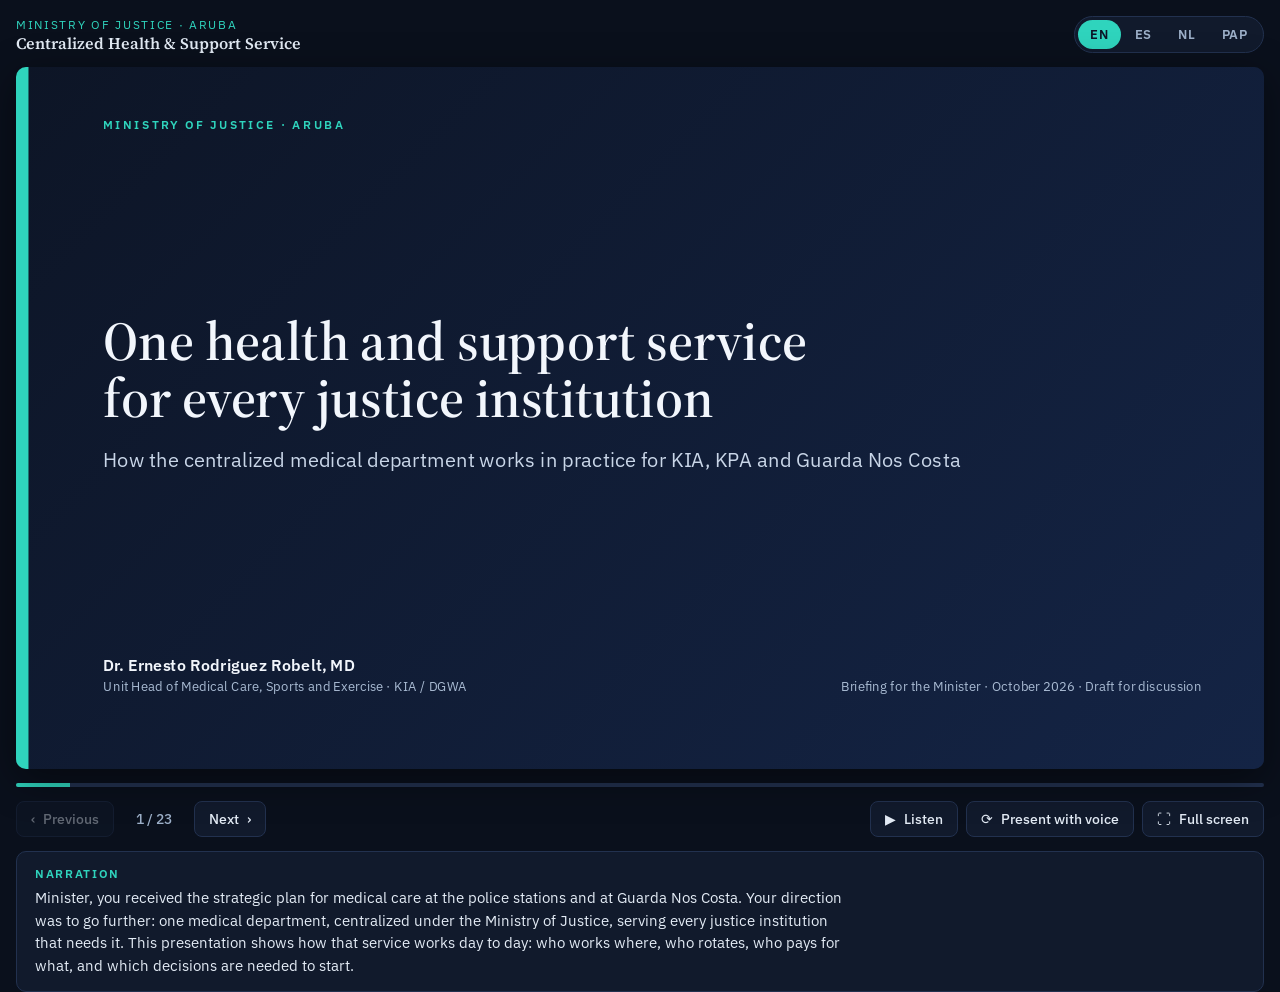
<file: docs/presentacion-servicio-central/index.html>
<!doctype html>
<html lang="es">
<head>
<meta charset="utf-8">
<meta name="viewport" content="width=device-width,initial-scale=1,viewport-fit=cover">
<meta name="robots" content="noindex, nofollow">
<title>Servicio Central de Salud y Apoyo · Ministerio de Justicia</title>
</head>
<body>

<link rel="preconnect" href="https://fonts.googleapis.com">
<link rel="preconnect" href="https://fonts.gstatic.com" crossorigin>
<link rel="stylesheet" href="https://fonts.googleapis.com/css2?family=IBM+Plex+Sans:wght@400;500;600;700&family=Source+Serif+4:wght@400..700&display=swap">
<style>
/* Layout: a dark presentation player (DERR-style navy and teal) around a fixed 1600x900 slide canvas scaled to fit. Single deliberate dark look. */
:root {
  color-scheme: dark;
  --chrome: #0a101c; --chrome-2: #111a2c; --chrome-line: #22314f; --chrome-fg: #e3ebf5; --chrome-muted: #9db0c9;
  --teal: #2fd4bd; --teal-ink: #08707f; --navy: #0d1526; --navy-2: #142445;
  --paper: #f3f6fa; --card: #fbfcfd; --line: #d7e1ee; --ink: #14213d; --body: #3d5275; --muted: #7a8faa; --band: #d6efec; --stripe: #e8eef6;
  --gold: #b8860b; --gold-ink: #8a6508; --blue: #2f6fd6; --violet: #6d4fc9; --grey: #7a8faa;
  --serif: "Source Serif 4", Georgia, "Times New Roman", serif;
  --sans: "IBM Plex Sans", "Segoe UI", Arial, sans-serif;
}
* { box-sizing: border-box }
html, body { height: 100% }
body { background: var(--chrome); color: var(--chrome-fg); font: 15px/1.5 var(--sans); margin: 0;
  padding-left: max(16px, env(safe-area-inset-left, 0px)); padding-right: max(16px, env(safe-area-inset-right, 0px)); padding-block: 16px 32px }
.player { max-width: 1400px; margin: 0 auto; display: grid; gap: 14px }
.player:fullscreen { max-width: none; background: var(--chrome); padding: 12px; align-content: center }
.bar { display: flex; flex-wrap: wrap; gap: 12px; align-items: center; justify-content: space-between }
.brand { display: flex; flex-direction: column; min-width: 0 }
.brand b { font: 600 16px/1.2 var(--serif); color: var(--chrome-fg); text-wrap: balance }
.brand span { font-size: 12px; letter-spacing: .14em; text-transform: uppercase; color: var(--teal) }
.langs { display: inline-flex; border: 1px solid var(--chrome-line); border-radius: 999px; padding: 3px; gap: 2px; background: var(--chrome-2) }
.langs button { font: 600 13px var(--sans); letter-spacing: .06em; color: var(--chrome-muted); background: transparent; border: 0; border-radius: 999px; padding: 6px 12px; cursor: pointer }
.langs button[aria-pressed="true"] { background: var(--teal); color: var(--navy) }
.stage { position: relative; width: 100%; overflow: hidden; border-radius: 10px; background: var(--navy); box-shadow: 0 10px 40px rgba(0,0,0,.45) }
.canvas { position: absolute; left: 0; top: 0; width: 1600px; height: 900px; transform-origin: 0 0 }
.controls { display: flex; flex-wrap: wrap; gap: 8px; align-items: center; justify-content: space-between }
.group { display: flex; flex-wrap: wrap; gap: 8px; align-items: center }
.btn { font: 500 14px var(--sans); color: var(--chrome-fg); background: var(--chrome-2); border: 1px solid var(--chrome-line); border-radius: 8px; padding: 8px 14px; cursor: pointer; display: inline-flex; gap: 8px; align-items: center }
.btn:hover { border-color: var(--teal) }
.btn.on { background: var(--teal); color: var(--navy); border-color: var(--teal) }
.btn:disabled { opacity: .4; cursor: default }
button:focus-visible { outline: 2px solid var(--teal); outline-offset: 2px }
.count { font: 500 14px var(--sans); font-variant-numeric: tabular-nums; color: var(--chrome-muted); min-width: 64px; text-align: center }
.progress { height: 4px; background: var(--chrome-line); border-radius: 2px; overflow: hidden }
.progress i { display: block; height: 100%; background: var(--teal); width: 0; transition: width .3s }
.notes { background: var(--chrome-2); border: 1px solid var(--chrome-line); border-radius: 10px; padding: 14px 18px; display: grid; gap: 6px }
.notes h2 { margin: 0; font: 600 12px var(--sans); letter-spacing: .14em; text-transform: uppercase; color: var(--teal) }
.notes p { margin: 0; max-width: 90ch; color: var(--chrome-fg); font-size: 15px }
.notes .warn { color: #f5c46b; font-size: 13px }
.player:fullscreen .notes { display: none }

/* ---------- slide canvas (fixed px, scaled as a whole) ---------- */
.slide { position: absolute; inset: 0; padding: 64px 80px 92px; display: flex; flex-direction: column; gap: 28px; font-family: var(--sans); animation: in .35s ease }
@keyframes in { from { opacity: .2 } to { opacity: 1 } }
@media (prefers-reduced-motion: reduce) { .slide { animation: none } .progress i { transition: none } }
.slide p, .slide h1, .slide h2, .slide h3, .slide ul { margin: 0 }
.light { background: var(--paper); color: var(--body) }
.dark { background: linear-gradient(135deg, var(--navy) 0%, var(--navy-2) 100%); color: #c9d6e8 }
.accent { background: var(--teal); color: var(--navy) }
.eb { font: 600 16px var(--sans); letter-spacing: .16em; text-transform: uppercase; color: var(--teal-ink) }
.dark .eb { color: var(--teal) }
.accent .eb { color: var(--navy) }
.h1 { font: 600 70px/1.06 var(--serif); color: #f2f6fc; text-wrap: balance; max-width: 1300px }
.h2 { font: 600 44px/1.12 var(--serif); color: var(--ink); text-wrap: balance }
.dark .h2 { color: #f2f6fc }
.head { display: flex; flex-direction: column; gap: 10px }
.sub { font-size: 21px; color: #a9bbd3 }
.foot { position: absolute; left: 80px; right: 80px; bottom: 34px; font-size: 16px; color: var(--muted) }
.dark .foot { color: #8aa0bd }
.rail { position: absolute; left: 0; top: 0; bottom: 0; width: 16px; background: var(--teal) }
.row { display: flex; gap: 18px }
.grow { flex: 1 }
.card { flex: 1; min-width: 0; background: var(--card); border: 1px solid var(--line); border-top: 6px solid var(--c, var(--teal-ink)); border-radius: 14px; padding: 24px 26px; display: flex; flex-direction: column; gap: 10px }
.card.ink { background: var(--navy); border-color: var(--navy); border-top-color: var(--c, var(--teal)); color: #c9d6e8 }
.dark .card { background: var(--navy-2); border-color: #2c3f63; border-top-color: var(--c, var(--teal)); color: #c9d6e8 }
.card h3 { font: 600 24px/1.2 var(--sans); color: var(--ink) }
.card.ink h3, .dark .card h3 { color: #f2f6fc }
.lbl { font: 600 14px var(--sans); letter-spacing: .12em; text-transform: uppercase; color: var(--c, var(--teal-ink)) }
.card.ink .lbl { color: var(--teal) }
.card p { font-size: 18px; line-height: 1.45 }
ul.b { padding-left: 1.1em; display: grid; gap: 6px; font-size: 19px; line-height: 1.4 }
table.t { width: 100%; border-collapse: collapse; font-size: 17px; line-height: 1.35 }
table.t th { background: var(--ink); color: #f2f6fc; text-align: left; padding: 9px 12px; font-weight: 600 }
table.t td { padding: 8px 12px; border-bottom: 1px solid var(--line); vertical-align: top; color: var(--body); font-size: 17px; font-family: var(--sans) }
table.t th { font-size: 17px; font-family: var(--sans) }
table.t tr:nth-child(odd) td { background: var(--stripe) }
table.t tr.tot td { background: var(--band); font-weight: 600; color: var(--ink) }
table.t .c { text-align: center; font-variant-numeric: tabular-nums }
.band { display: block; background: var(--band); border-radius: 14px; padding: 16px 22px; font-size: 19px; line-height: 1.4; color: var(--ink) }
.band::before { content: ""; display: inline-block; width: 10px; height: 10px; border-radius: 50%; background: var(--teal-ink); margin-right: 12px; vertical-align: middle }
/* cover */
.cover { justify-content: space-between; padding-left: 112px }
.cover .lead { font-size: 26px; line-height: 1.4; color: #c9d6e8; max-width: 1150px }
.byline { display: flex; justify-content: space-between; align-items: end; gap: 40px }
.who { font-size: 21px; font-weight: 600; color: #f2f6fc }
.role { font-size: 17px; color: #a9bbd3 }
/* names */
.names { display: grid; grid-template-columns: repeat(4, 1fr); gap: 14px }
.nm { background: var(--card); border: 1px solid var(--line); border-radius: 12px; padding: 16px 18px; display: flex; flex-direction: column; gap: 6px }
.nm b { font: 600 25px/1.15 var(--serif); color: var(--ink) }
.nm em { font-style: normal; align-self: start; font: 600 12px var(--sans); letter-spacing: .1em; padding: 2px 8px; border-radius: 999px; background: var(--stripe); color: var(--body) }
.nm em.nl { background: #ffe6cc; color: #8a3d00 }
.nm span { font-size: 16px; line-height: 1.4 }
/* org chart */
.org { position: absolute; inset: 0 }
.org svg { position: absolute; inset: 0 }
.nd { position: absolute; border-radius: 10px; display: flex; flex-direction: column; justify-content: center; align-items: center; text-align: center; padding: 8px 16px; gap: 2px }
.nd b { font-size: 19px; line-height: 1.2 } .nd span { font-size: 16px; line-height: 1.25 }
.nd.k { background: var(--ink); color: #f2f6fc }
.nd.t { background: var(--teal-ink); color: #f3f6fa }
.nd.n { background: var(--navy-2); color: #f2f6fc } .nd.n span { color: #a9bbd3 }
.nd.w { background: var(--card); border: 2px solid var(--line); color: var(--ink) } .nd.w span { color: var(--body) }
.nd.d { border-style: dashed; border-color: #b9c9dd }
.col { position: absolute; top: 478px; width: 228px; background: var(--card); border: 1px solid var(--line); border-top: 6px solid var(--c); border-radius: 10px; padding: 14px 14px; display: flex; flex-direction: column; gap: 6px }
.col h3 { font: 600 18px/1.2 var(--sans); color: var(--ink) }
.col ul { padding-left: 1em; display: grid; gap: 3px; font-size: 16px; line-height: 1.35 }
/* hires */
.hero { display: flex; align-items: end; gap: 40px }
.big { font: 700 250px/.85 var(--serif); color: var(--navy) }
.stat { flex: 1; border-top: 3px solid var(--navy); padding-top: 14px; display: flex; flex-direction: column; gap: 2px }
.stat b { font: 700 52px/1 var(--serif) } .stat span { font-size: 21px } .stat small { font-size: 16px; color: var(--navy-2) }
/* flow */
.flow { display: flex; gap: 10px; align-items: stretch }
.arrow { flex: none; align-self: center; width: 0; height: 0; border-top: 13px solid transparent; border-bottom: 13px solid transparent; border-left: 18px solid #b9c9dd }
.dark .arrow { border-left-color: #2c3f63 }
.num { font: 700 40px/1 var(--serif); color: var(--teal-ink) }
.card.ink .num { color: var(--teal) }
.members { border-top: 2px solid #2c3f63; padding-top: 22px; display: grid; gap: 10px }
.members p { font-size: 21px; line-height: 1.5; color: #e3ebf5 }
.mob { display: grid; grid-template-columns: repeat(4, 1fr); gap: 16px }
.mob b { font: 700 36px/1.1 var(--serif); color: var(--teal-ink) }
.card.ink.mobc b { color: var(--teal) }
.dec { display: grid; grid-template-columns: 1fr 1fr; gap: 22px 48px }
.dec div { display: flex; gap: 18px; align-items: start }
.dec b { font: 700 40px/1 var(--serif); color: var(--teal) }
.dec p { font-size: 22px; line-height: 1.4; color: #e3ebf5 }
</style>

<div class="player" id="player">
  <div class="bar">
    <div class="brand"><span id="ui-kicker">Ministry of Justice · Aruba</span><b id="ui-title">Centralized Health &amp; Support Service</b></div>
    <div class="langs" role="group" aria-label="Language" id="langs"></div>
  </div>
  <div class="stage" id="stage" aria-live="polite"><div class="canvas" id="canvas"></div></div>
  <div class="progress" aria-hidden="true"><i id="bar"></i></div>
  <div class="controls">
    <div class="group">
      <button class="btn" id="prev" type="button">‹ <span></span></button>
      <span class="count" id="count">1 / 23</span>
      <button class="btn" id="next" type="button"><span></span> ›</button>
    </div>
    <div class="group">
      <button class="btn" id="play" type="button">▶ <span></span></button>
      <button class="btn" id="auto" type="button">⟳ <span></span></button>
      <button class="btn" id="full" type="button">⛶ <span></span></button>
    </div>
  </div>
  <section class="notes" aria-labelledby="notes-h">
    <h2 id="notes-h">Narration</h2>
    <p id="notes"></p>
    <p class="warn" id="warn" hidden></p>
  </section>
</div>

<script>
const UI = {
  en: { kicker: "Ministry of Justice · Aruba", title: "Centralized Health & Support Service", prev: "Previous", next: "Next", play: "Listen", stop: "Stop", auto: "Present with voice", full: "Full screen", notes: "Narration", of: "/",
    novoice: "This browser has no English voice installed. The narration text is shown here.", pap: "", foot: "Centralized Health & Support Service · Ministry of Justice, Aruba · Draft for discussion" },
  es: { kicker: "Ministerio de Justicia · Aruba", title: "Servicio Central de Salud y Apoyo", prev: "Anterior", next: "Siguiente", play: "Escuchar", stop: "Detener", auto: "Presentar con voz", full: "Pantalla completa", notes: "Narración", of: "/",
    novoice: "Este navegador no tiene voz en español. El texto de la narración aparece aquí.", pap: "", foot: "Servicio Central de Salud y Apoyo · Ministerio de Justicia, Aruba · Borrador para discusión" },
  nl: { kicker: "Ministerie van Justitie · Aruba", title: "Centrale Dienst Zorg en Ondersteuning", prev: "Vorige", next: "Volgende", play: "Beluisteren", stop: "Stoppen", auto: "Presenteren met stem", full: "Volledig scherm", notes: "Toelichting", of: "/",
    novoice: "Deze browser heeft geen Nederlandse stem. De tekst van de toelichting staat hier.", pap: "", foot: "Centrale Dienst Zorg en Ondersteuning · Ministerie van Justitie, Aruba · Concept ter bespreking" },
  pap: { kicker: "Ministerio di Hustisia · Aruba", title: "Servicio Central di Salud y Apoyo", prev: "Anterior", next: "Siguiente", play: "Scucha", stop: "Stop", auto: "Presenta cu stem", full: "Pantaya completo", notes: "Narashon", of: "/",
    novoice: "E navegador aki no tin stem pa e idioma aki. E texto di e narashon ta aki.", pap: "E navegador no tin stem di Papiamento; e narashon ta usa un stem di Spaño.", foot: "Servicio Central di Salud y Apoyo · Ministerio di Hustisia, Aruba · Borador pa discusion" }
};

const S = [
/* 1 */ { k: "cover", t: {
  en: { eb: "Ministry of Justice · Aruba", title: "One health and support service for every justice institution", sub: "How the centralized medical department works in practice for KIA, KPA and Guarda Nos Costa", role: "Unit Head of Medical Care, Sports and Exercise · KIA / DGWA", meta: "Briefing for the Minister · October 2026 · Draft for discussion" },
  es: { eb: "Ministerio de Justicia · Aruba", title: "Un solo servicio de salud y apoyo para todas las instituciones de Justicia", sub: "Cómo funciona en la práctica el departamento médico centralizado para KIA, KPA y Guarda Nos Costa", role: "Jefe de Unidad de Atención Médica, Deporte y Ejercicio · KIA / DGWA", meta: "Presentación al Ministro · octubre de 2026 · Borrador para discusión" },
  nl: { eb: "Ministerie van Justitie · Aruba", title: "Eén zorg- en ondersteuningsdienst voor alle justitiële instellingen", sub: "Hoe de centrale medische dienst in de praktijk werkt voor KIA, KPA en Guarda Nos Costa", role: "Hoofd Medische Zorg, Sport en Beweging · KIA / DGWA", meta: "Presentatie voor de Minister · oktober 2026 · Concept ter bespreking" },
  pap: { eb: "Ministerio di Hustisia · Aruba", title: "Un solo servicio di salud y apoyo pa tur institucion di Hustisia", sub: "Con e departamento medico centralisa ta funciona den practica pa KIA, KPA y Guarda Nos Costa", role: "Hefe di Unidad di Cuido Medico, Deporte y Ehercicio · KIA / DGWA", meta: "Presentacion pa e Minister · october 2026 · Borador pa discusion" } },
 n: {
  en: "Minister, you received the strategic plan for medical care at the police stations and at Guarda Nos Costa. Your direction was to go further: one medical department, centralized under the Ministry of Justice, serving every justice institution that needs it. This presentation shows how that service works day to day: who works where, who rotates, who pays for what, and which decisions are needed to start.",
  es: "Señor Ministro, usted recibió el plan estratégico de atención médica para las estaciones de policía y Guarda Nos Costa. Su indicación fue ir más allá: un solo departamento médico, centralizado bajo el Ministerio de Justicia, al servicio de todas las instituciones de Justicia que lo necesiten. Esta presentación muestra cómo funciona ese servicio en el día a día: quién trabaja dónde, quién rota, quién paga qué y qué decisiones hacen falta para empezar.",
  nl: "Minister, u ontving het strategisch plan voor medische zorg op de politiebureaus en bij Guarda Nos Costa. Uw opdracht was om verder te gaan: één medische dienst, gecentraliseerd onder het Ministerie van Justitie, voor elke justitiële instelling die dat nodig heeft. Deze presentatie laat zien hoe die dienst dagelijks werkt: wie waar werkt, wie rouleert, wie wat betaalt en welke besluiten nodig zijn om te starten.",
  pap: "Señor Minister, bo a ricibi e plan strategico pa cuido medico na e estacionnan di polis y na Guarda Nos Costa. Bo indicacion tabata pa bay mas leu: un solo departamento medico, centralisa bou di Ministerio di Hustisia, na servicio di tur institucion di Hustisia cu mester di dje. E presentacion aki ta mustra con e servicio ta traha tur dia: ken ta traha unda, ken ta rota, ken ta paga pa kiko, y ki decision mester tuma pa cuminsa." } },

/* 2 */ { k: "compare", t: {
  en: { eb: "The Minister’s direction", title: "From a police health plan to a Ministry-wide service", l: "Strategic plan, June 2026", li: ["Medical care for the 4 KPA stations and Guarda Nos Costa", "An extension of the DGWA medical department at KIA", "2 extra physicians and 2 extra nurses", "On site 08:00–16:00, on call 24/7"], r: "Direction from the Minister", ri: ["One medical department, centralized under the Ministry of Justice", "Serves every justice institution that needs it", "Family Justice becomes the umbrella, under a new name", "Adds Slachtofferhulp, other professionals and a community case commission"] },
  es: { eb: "La indicación del Ministro", title: "De un plan de salud para la policía a un servicio para todo el Ministerio", l: "Plan estratégico, junio de 2026", li: ["Atención médica para las 4 estaciones de KPA y Guarda Nos Costa", "Una extensión del departamento médico de DGWA en KIA", "2 médicos y 2 enfermeros adicionales", "En el sitio de 08:00 a 16:00, de guardia 24/7"], r: "Indicación del Ministro", ri: ["Un solo departamento médico, centralizado bajo el Ministerio de Justicia", "Atiende a todas las instituciones de Justicia que lo necesiten", "Justicia Familiar pasa a ser el techo, con un nombre nuevo", "Suma Slachtofferhulp, otros profesionales y una comisión de casos de la comunidad"] },
  nl: { eb: "De opdracht van de Minister", title: "Van een zorgplan voor de politie naar een dienst voor het hele ministerie", l: "Strategisch plan, juni 2026", li: ["Medische zorg voor de 4 politiebureaus en Guarda Nos Costa", "Een uitbreiding van de medische dienst van DGWA in KIA", "2 extra artsen en 2 extra verpleegkundigen", "Ter plaatse 08:00–16:00, 24/7 bereikbaarheidsdienst"], r: "Opdracht van de Minister", ri: ["Eén medische dienst, gecentraliseerd onder het Ministerie van Justitie", "Voor elke justitiële instelling die dat nodig heeft", "Familiejustitie wordt de overkoepelende afdeling, met een nieuwe naam", "Met Slachtofferhulp, andere professionals en een commissie voor complexe casussen uit de gemeenschap"] },
  pap: { eb: "E indicacion di Minister", title: "Di un plan di salud pa polis na un servicio pa henter e Ministerio", l: "Plan strategico, juni 2026", li: ["Cuido medico pa e 4 estacion di KPA y Guarda Nos Costa", "Un extension di e departamento medico di DGWA na KIA", "2 dokter y 2 enfermera adicional", "Riba sitio di 08:00 pa 16:00, di guardia 24/7"], r: "Indicacion di Minister", ri: ["Un solo departamento medico, centralisa bou di Ministerio di Hustisia", "Ta atende tur institucion di Hustisia cu mester di dje", "Hustisia Familiar ta bira e dak, cu un nomber nobo", "Ta suma Slachtofferhulp, otro profesional y un comision pa casonan di comunidad"] } },
 n: {
  en: "On the left, what the June plan proposed: care for the four police stations and Guarda Nos Costa, delivered from the prison’s medical department. On the right, what you asked for: one department under the Ministry, serving every justice institution, with Family Justice as the umbrella under a new name. The June plan stays the clinical backbone. What changes is where the department sits, who it serves and who pays the salaries.",
  es: "A la izquierda, lo que proponía el plan de junio: atención para las cuatro estaciones de policía y Guarda Nos Costa, desde el departamento médico de la prisión. A la derecha, lo que usted pidió: un solo departamento bajo el Ministerio, al servicio de todas las instituciones de Justicia, con Justicia Familiar como techo y un nombre nuevo. El plan de junio sigue siendo la base clínica. Cambia dónde está el departamento, a quién atiende y quién paga los salarios.",
  nl: "Links ziet u wat het plan van juni voorstelde: zorg voor de vier politiebureaus en Guarda Nos Costa, geleverd vanuit de medische dienst van de gevangenis. Rechts ziet u wat u vroeg: één dienst onder het ministerie, voor alle justitiële instellingen, met Familiejustitie als overkoepelende afdeling onder een nieuwe naam. Het plan van juni blijft de medische basis. Wat verandert, is waar de dienst valt, wie hij bedient en wie de salarissen betaalt.",
  pap: "Na banda robes, loke e plan di juni a proponé: cuido pa e cuater estacion di polis y Guarda Nos Costa, for di e departamento medico di prizon. Na banda drechi, loke bo a pidi: un solo departamento bou di Ministerio, na servicio di tur institucion di Hustisia, cu Hustisia Familiar como dak y un nomber nobo. E plan di juni ta keda e base clinico. Loke ta cambia ta unda e departamento ta, na ken e ta atende y ken ta paga e salarionan." } },

/* 3 */ { k: "names", t: {
  en: { eb: "For the Minister to choose", title: "Twelve names, easy to say, about helping the community", foot: "Until a name is chosen, this presentation calls it “the Central Service”.", d: ["“Right to care”: recht means both justice and right.", "“Heart for justice”: care with a human face.", "“Justice close by”: help that comes to the community.", "“Justice support point”: one place to turn to.", "“House of care and justice”: one roof for all services.", "“The bridge”, also in Papiamento: justice, care and community.", "Formal government style (DZWJ).", "Papiamento: “Justice cares”.", "Papiamento: “hand in hand”, justice and community together.", "Centro de Orientación, Rehabilitación y Atención; echoes “corazón”.", "Justice Unified Support, Treatment & Assistance; “fair” in Spanish.", "Clear for international partners (JCA)."] },
  es: { eb: "Para que elija el Ministro", title: "Doce nombres fáciles de decir, centrados en ayudar a la comunidad", foot: "Mientras no se elija un nombre, esta presentación lo llama “el Servicio Central”.", d: ["“Derecho a cuidado”: recht es justicia y también derecho.", "“Corazón por la justicia”: cuidado con rostro humano.", "“Justicia cercana”: ayuda que llega a la comunidad.", "“Punto de apoyo de Justicia”: un solo lugar al que acudir.", "“Casa del cuidado y la justicia”: un techo para todo.", "“El puente”, igual en papiamento: justicia, cuidado y comunidad.", "Estilo formal de servicio del Gobierno (DZWJ).", "Papiamento: “la justicia cuida”.", "Papiamento: “mano a mano”, justicia y comunidad juntas.", "Centro de Orientación, Rehabilitación y Atención; evoca “corazón”.", "Sigla en inglés; en español, “justa”.", "Claro para socios internacionales (JCA)."] },
  nl: { eb: "Ter keuze van de Minister", title: "Twaalf namen, makkelijk uit te spreken, gericht op hulp aan de gemeenschap", foot: "Zolang er geen naam is, heet het in deze presentatie “de Centrale Dienst”.", d: ["Recht betekent hier justitie én aanspraak: iedereen heeft recht op zorg.", "Zorg met een menselijk gezicht, vanuit justitie.", "Hulp van justitie die naar de gemeenschap toe komt.", "Eén adres waar iedereen terecht kan.", "Eén huis voor alle diensten onder het dak.", "Tussen justitie, zorg en gemeenschap; ook Papiaments.", "Formele overheidsstijl (DZWJ).", "Papiaments: “Justitie zorgt”.", "Papiaments: “hand in hand”, justitie en gemeenschap samen.", "Centro de Orientación, Rehabilitación y Atención; doet denken aan “hart”.", "Engelse afkorting; Spaans voor “rechtvaardig”.", "Duidelijk voor internationale partners (JCA)."] },
  pap: { eb: "Pa Minister scoge", title: "Diesdos nomber fasil pa bisa, enfoca riba yudansa na comunidad", foot: "Te ora cu e nomber wordo scogi, e presentacion aki ta yam’e “e Servicio Central”.", d: ["“Derecho na cuido”: recht ta hustisia y tambe derecho.", "“Curason pa hustisia”: cuido cu un cara humano.", "“Hustisia cerca”: yudansa cu ta yega na comunidad.", "“Punto di apoyo di Hustisia”: un solo lugar pa bay.", "“Cas di cuido y hustisia”: un dak pa tur servicio.", "“E brug” entre hustisia, cuido y comunidad.", "Estilo formal di Gobierno (DZWJ).", "“Hustisia ta cuida”: di nos y fasil pa corda.", "Hustisia y comunidad huntu, man na man.", "Centro di Orientacion, Rehabilitacion y Atencion; ta corda “curason”.", "Sigla na Ingles; na Spaño “hustu”.", "Cla pa socionan internacional (JCA)."] } },
 n: {
  en: "Here are twelve options for the new name, most of them in Dutch, all short and easy to say. Recht op Zorg plays on the double meaning of recht: justice and right. Hart voor Recht and Justitie Dichtbij speak of a justice system that comes close to the community with a human face. Hustisia Cuida and Man na Man say the same in Papiamento. A short name can be combined with a formal subtitle. Until you choose, we call it the Central Service.",
  es: "Aquí hay doce opciones para el nombre nuevo, la mayoría en neerlandés, todas cortas y fáciles de decir. Recht op Zorg juega con el doble sentido de recht: justicia y derecho. Hart voor Recht y Justitie Dichtbij hablan de una justicia cercana a la comunidad, con rostro humano. Hustisia Cuida y Man na Man dicen lo mismo en papiamento. Un nombre corto puede ir con un subtítulo formal. Mientras usted no elija, lo llamamos el Servicio Central.",
  nl: "Hier ziet u twaalf opties voor de nieuwe naam, de meeste in het Nederlands, allemaal kort en makkelijk uit te spreken. Recht op Zorg speelt met de dubbele betekenis van recht. Hart voor Recht en Justitie Dichtbij staan voor een justitie die met een menselijk gezicht dicht bij de gemeenschap komt. Hustisia Cuida en Man na Man zeggen hetzelfde in het Papiaments. Een korte naam kan worden gecombineerd met een formele ondertitel. Tot u kiest, noemen we het de Centrale Dienst.",
  pap: "Aki tin diesdos opcion pa e nomber nobo, mayoria na Hulandes, tur cortico y fasil pa bisa. Recht op Zorg ta hunga cu e doble nificado di recht: hustisia y derecho. Hart voor Recht y Justitie Dichtbij ta papia di un hustisia cerca di comunidad, cu un cara humano. Hustisia Cuida y Man na Man ta bisa mescos na Papiamento. Un nomber cortico por bay cu un subtitulo formal. Te ora bo scoge, nos ta yam’e e Servicio Central." } },

/* 4 */ { k: "four", t: {
  en: { eb: "Structure", title: "Four services under one roof", sub: "Family Justice becomes the umbrella, under its new name", c: [["Central Medical Department", "Physicians, nurses, psychiatry, psychology, addiction care and orthopedagogy for every justice institution"], ["Slachtofferhulp", "Victim support, working side by side with the medical and psychological team"], ["Other professionals", "Family Justice staff and further disciplines [to define]"], ["Community Case Commission", "Analyzes problematic community cases and gives each one an individual route to the right care"]] },
  es: { eb: "Estructura", title: "Cuatro servicios bajo un mismo techo", sub: "Justicia Familiar pasa a ser el techo, con su nombre nuevo", c: [["Departamento Médico Central", "Médicos, enfermería, psiquiatría, psicología, adicciones y ortopedagogía para todas las instituciones de Justicia"], ["Slachtofferhulp", "Apoyo a las víctimas, junto al equipo médico y psicológico"], ["Otros profesionales", "Personal de Justicia Familiar y otras disciplinas [por definir]"], ["Comisión de Casos de la Comunidad", "Analiza los casos problemáticos de la comunidad y da a cada uno una ruta individual hacia la atención adecuada"]] },
  nl: { eb: "Structuur", title: "Vier diensten onder één dak", sub: "Familiejustitie wordt de overkoepelende afdeling, onder een nieuwe naam", c: [["Centrale Medische Dienst", "Artsen, verpleegkundigen, psychiatrie, psychologie, verslavingszorg en orthopedagogiek voor elke justitiële instelling"], ["Slachtofferhulp", "Hulp aan slachtoffers, zij aan zij met het medische en psychologische team"], ["Andere professionals", "Medewerkers van Familiejustitie en andere disciplines [nader te bepalen]"], ["Commissie Casussen uit de Gemeenschap", "Bespreekt complexe casussen uit de gemeenschap en geeft elke casus een eigen route naar de juiste zorg"]] },
  pap: { eb: "Structura", title: "Cuater servicio bou di un solo dak", sub: "Hustisia Familiar ta bira e dak, cu su nomber nobo", c: [["Departamento Medico Central", "Dokter, enfermera, psiquiatria, psicologia, cuido di adiccion y ortopedagogia pa tur institucion di Hustisia"], ["Slachtofferhulp", "Yudansa na victimanan, banda di e equipo medico y psicologico"], ["Otro profesional", "Personal di Hustisia Familiar y otro disciplina [pa defini]"], ["Comision di Casonan di Comunidad", "Ta analisa e casonan problematico di comunidad y ta duna cada un un ruta individual pa e cuido corecto"]] } },
 n: {
  en: "The umbrella holds four services. The medical department is the one this presentation details. Slachtofferhulp and the other professionals keep their current tasks, but now share one management and one commission with the medical team. The commission is the meeting point: it takes the hard cases from the community and from the institutions and decides who takes care of each one.",
  es: "El techo reúne cuatro servicios. El departamento médico es el que esta presentación detalla. Slachtofferhulp y los demás profesionales mantienen sus tareas, pero ahora comparten una dirección y una comisión con el equipo médico. La comisión es el punto de encuentro: recibe los casos difíciles de la comunidad y de las instituciones y decide quién se ocupa de cada uno.",
  nl: "Onder het dak vallen vier diensten. Deze presentatie gaat vooral over de medische dienst. Slachtofferhulp en de andere professionals houden hun huidige taken, maar delen nu één leiding en één commissie met het medische team. De commissie is het ontmoetingspunt: zij ontvangt de moeilijke casussen uit de gemeenschap en uit de instellingen en bepaalt wie voor elke casus zorgt.",
  pap: "Bou di e dak tin cuater servicio. E departamento medico ta esun cu e presentacion aki ta splica na detaye. Slachtofferhulp y e otro profesionalnan ta keda cu nan tareanan, pero awor nan ta parti un direccion y un comision cu e equipo medico. E comision ta e punto di encuentro: e ta ricibi e casonan dificil di comunidad y di e institucionnan y ta dicidi ken ta encarga di cada un." } },

/* 5 */ { k: "org", t: {
  en: { eb: "Organization chart", title: "Central Medical Department", min: "Minister of Justice", dir: ["[New name] · Director", "Umbrella, formerly Family Justice"], vs: ["Slachtofferhulp", "existing team, other professionals"], com: ["Community Case Commission", "multidisciplinary"], head: ["Head, Central Medical Dept.", "directs all medical staff and sites"], psy: ["Psychiatrist", "central, for all institutions"], add: ["Addiction therapist", "central, at KIA 3 days a week"],
    cols: [["Physicians · 3", ["Rotate: KIA, KPA, GNC", "Weekly on-call", "1 today + 2 new"]], ["Nursing · 15", ["KIA medical post · 5", "Forensic unit · 7", "KPA and GNC · 3"]], ["Mental health · 7", ["Psychologists KIA · 4", "Psychologists outside · 2", "Orthopedagogue · 1, TBS / forensic"]], ["KIA office", ["Secretary · 1", "Administration of the KIA medical post"]], ["Administration · 2", ["Budget and finance", "Procurement of equipment", "HR, payroll, contracts"]], ["Subcontracted", ["Dentists", "Physiotherapists", "Optometrists", "Others as needed"]]] },
  es: { eb: "Organigrama", title: "Departamento Médico Central", min: "Ministro de Justicia", dir: ["[Nombre nuevo] · Director", "Techo, antes Justicia Familiar"], vs: ["Slachtofferhulp", "equipo existente y otros profesionales"], com: ["Comisión de Casos de la Comunidad", "multidisciplinaria"], head: ["Jefe del Departamento Médico", "dirige todo el personal y los sitios"], psy: ["Psiquiatra", "central, para todas las instituciones"], add: ["Terapeuta en adicciones", "central, en KIA 3 días por semana"],
    cols: [["Médicos · 3", ["Rotan: KIA, KPA, GNC", "Guardia semanal", "1 hoy + 2 nuevos"]], ["Enfermería · 15", ["Puesto médico KIA · 5", "Unidad forense · 7", "KPA y GNC · 3"]], ["Salud mental · 7", ["Psicólogos KIA · 4", "Psicólogos externos · 2", "Ortopedagogo · 1, TBS / forense"]], ["Oficina de KIA", ["Secretaria · 1", "Administración del puesto médico de KIA"]], ["Administración · 2", ["Presupuesto y finanzas", "Compra de equipos", "RR. HH., nómina, contratos"]], ["Subcontratados", ["Dentistas", "Fisioterapeutas", "Optometristas", "Otros según necesidad"]]] },
  nl: { eb: "Organogram", title: "Centrale Medische Dienst", min: "Minister van Justitie", dir: ["[Nieuwe naam] · Directeur", "Overkoepelend, voorheen Familiejustitie"], vs: ["Slachtofferhulp", "bestaand team en andere professionals"], com: ["Commissie Casussen", "multidisciplinair"], head: ["Hoofd Centrale Medische Dienst", "leidt alle medewerkers en locaties"], psy: ["Psychiater", "centraal, voor alle instellingen"], add: ["Verslavingstherapeut", "centraal, 3 dagen per week in KIA"],
    cols: [["Artsen · 3", ["Rouleren: KIA, KPA, GNC", "Wekelijkse bereikbaarheid", "1 nu + 2 nieuw"]], ["Verpleging · 15", ["Medische post KIA · 5", "Forensische afdeling · 7", "KPA en GNC · 3"]], ["GGZ · 7", ["Psychologen KIA · 4", "Psychologen extern · 2", "Orthopedagoog · 1, TBS / forensisch"]], ["Kantoor KIA", ["Secretaresse · 1", "Administratie van de medische post"]], ["Administratie · 2", ["Budget en financiën", "Inkoop apparatuur", "P&O, salarissen, contracten"]], ["Uitbesteed", ["Tandartsen", "Fysiotherapeuten", "Optometristen", "Overige zo nodig"]]] },
  pap: { eb: "Organigrama", title: "Departamento Medico Central", min: "Minister di Hustisia", dir: ["[Nomber nobo] · Director", "Dak, antes Hustisia Familiar"], vs: ["Slachtofferhulp", "equipo existente y otro profesional"], com: ["Comision di Casonan", "multidisciplinario"], head: ["Hefe di Departamento Medico", "ta dirigi tur personal y sitio"], psy: ["Psiquiatra", "central, pa tur institucion"], add: ["Terapista di adiccion", "central, na KIA 3 dia pa siman"],
    cols: [["Dokter · 3", ["Ta rota: KIA, KPA, GNC", "Guardia semanal", "1 awe + 2 nobo"]], ["Enfermeria · 15", ["Puesto medico KIA · 5", "Unidad forense · 7", "KPA y GNC · 3"]], ["Salud mental · 7", ["Psicologo KIA · 4", "Psicologo pafo · 2", "Ortopedagogo · 1, TBS / forense"]], ["Oficina di KIA", ["Secretaria · 1", "Administracion di puesto medico di KIA"]], ["Administracion · 2", ["Presupuesto y finansa", "Compra di aparato", "Recurso Humano, salario, contrato"]], ["Subcontrata", ["Dentista", "Fisioterapeuta", "Optometrista", "Otro segun necesidad"]]] } },
 n: {
  en: "Read it from the top. The Minister, the director of the umbrella department, then the Head of the Central Medical Department, who directs the whole medical structure, not only the prison. The psychiatrist and the addiction therapist are central and serve all institutions. Below are the teams: three rotating physicians, fifteen nurses, seven mental health professionals, the secretary of the KIA office, the administration unit that runs budget, purchasing and personnel, and the external providers the department contracts. Thirty-one people, two of them in administration, all paid by the Central Service, plus the existing Slachtofferhulp team.",
  es: "Se lee de arriba hacia abajo. El Ministro, el director del departamento techo y luego el Jefe del Departamento Médico Central, que dirige toda la estructura médica, no solo la de la prisión. La psiquiatra y el terapeuta en adicciones son centrales y atienden a todas las instituciones. Abajo están los equipos: tres médicos que rotan, quince enfermeros, siete profesionales de salud mental, la secretaria de la oficina de KIA, la unidad de administración que lleva presupuesto, compras y personal, y los proveedores externos que contrata el departamento. Treinta y una personas, dos de ellas en administración, todas pagadas por el Servicio Central, más el equipo existente de Slachtofferhulp.",
  nl: "Lees van boven naar beneden. De Minister, de directeur van de overkoepelende afdeling en dan het hoofd van de Centrale Medische Dienst, die de hele medische organisatie leidt en niet alleen die van de gevangenis. De psychiater en de verslavingstherapeut zijn centraal en werken voor alle instellingen. Daaronder de teams: drie roulerende artsen, vijftien verpleegkundigen, zeven professionals in de geestelijke gezondheidszorg, de secretaresse van het kantoor in KIA, de afdeling administratie voor budget, inkoop en personeel, en de externe zorgverleners die de dienst inhuurt. Eenendertig mensen, van wie twee in de administratie, allemaal betaald door de Centrale Dienst, plus het bestaande team van Slachtofferhulp.",
  pap: "Ta lesa e di ariba pa abou. E Minister, e director di e departamento cu ta forma e dak, y despues e Hefe di Departamento Medico Central, cu ta dirigi henter e structura medico, no solamente esun di prizon. E psiquiatra y e terapista di adiccion ta central y ta atende tur institucion. Abou tin e equiponan: tres dokter cu ta rota, diescinco enfermera, shete profesional di salud mental, e secretaria di e oficina di KIA, e unidad di administracion cu ta maneha presupuesto, compra y personal, y e proveedornan di pafo cu e departamento ta contrata. Trinta-un persona, dos di nan den administracion, tur paga pa e Servicio Central, mas e equipo existente di Slachtofferhulp." } },

/* 6 */ { k: "served", t: {
  en: { eb: "Who we serve", title: "Four doors into one service", c: [["KIA / DGWA", "Prison", ["Medical post", "Forensic psychiatric unit", "Psychology, addiction care, orthopedagogy"]], ["KPA", "Police", ["Playa, Santa Cruz, Noord, San Nicolas", "Lands Recherche and Wayaca on request"]], ["GNC", "Guarda Nos Costa", ["Migrant intake", "Disease screening", "Pre-deportation clearance"]], ["NEW", "Other justice institutions", ["On request, when the case requires it", "Community cases via the commission"]]] },
  es: { eb: "A quién atendemos", title: "Cuatro puertas a un solo servicio", c: [["KIA / DGWA", "Prisión", ["Puesto médico", "Unidad psiquiátrica forense", "Psicología, adicciones, ortopedagogía"]], ["KPA", "Policía", ["Playa, Santa Cruz, Noord, San Nicolas", "Lands Recherche y Wayaca a pedido"]], ["GNC", "Guarda Nos Costa", ["Ingreso de migrantes", "Tamizaje de enfermedades", "Evaluación previa a la deportación"]], ["NUEVO", "Otras instituciones de Justicia", ["A pedido, cuando el caso lo amerite", "Casos de la comunidad por la comisión"]]] },
  nl: { eb: "Voor wie wij werken", title: "Vier ingangen naar één dienst", c: [["KIA / DGWA", "Gevangenis", ["Medische post", "Forensisch-psychiatrische afdeling", "Psychologie, verslavingszorg, orthopedagogiek"]], ["KPA", "Politie", ["Playa, Santa Cruz, Noord, San Nicolas", "Landsrecherche en Wayaca op verzoek"]], ["GNC", "Guarda Nos Costa", ["Intake van migranten", "Screening op infectieziekten", "Medische vrijgave vóór uitzetting"]], ["NIEUW", "Andere justitiële instellingen", ["Op verzoek, als de casus dat vraagt", "Casussen uit de gemeenschap via de commissie"]]] },
  pap: { eb: "Na ken nos ta atende", title: "Cuater porta pa un solo servicio", c: [["KIA / DGWA", "Prizon", ["Puesto medico", "Unidad psiquiatrico forense", "Psicologia, adiccion, ortopedagogia"]], ["KPA", "Polis", ["Playa, Santa Cruz, Noord, San Nicolas", "Lands Recherche y Wayaca riba peticion"]], ["GNC", "Guarda Nos Costa", ["Intake di migrante", "Screening di malesa", "Evaluacion promer cu deportacion"]], ["NOBO", "Otro institucion di Hustisia", ["Riba peticion, ora e caso mester", "Casonan di comunidad via e comision"]]] } },
 n: {
  en: "The service has four doors. The prison, with its medical post and the forensic psychiatric unit. The four police stations, with Lands Recherche and Wayaca on request. Guarda Nos Costa, with migrant intake and pre-deportation clearance. And a new door: any other justice institution can request support, and community cases enter through the commission. The model grows by adding people to one shared team, not by building new departments.",
  es: "El servicio tiene cuatro puertas. La prisión, con su puesto médico y la unidad psiquiátrica forense. Las cuatro estaciones de policía, con Lands Recherche y Wayaca a pedido. Guarda Nos Costa, con el ingreso de migrantes y la evaluación antes de la deportación. Y una puerta nueva: cualquier otra institución de Justicia puede pedir apoyo, y los casos de la comunidad entran por la comisión. El modelo crece sumando personas a un solo equipo, no creando departamentos nuevos.",
  nl: "De dienst heeft vier ingangen. De gevangenis, met de medische post en de forensisch-psychiatrische afdeling. De vier politiebureaus, met de Landsrecherche en Wayaca op verzoek. Guarda Nos Costa, met de intake van migranten en de medische vrijgave vóór uitzetting. En een nieuwe ingang: elke andere justitiële instelling kan steun vragen, en casussen uit de gemeenschap komen binnen via de commissie. Het model groeit door mensen aan één gedeeld team toe te voegen, niet door nieuwe afdelingen te bouwen.",
  pap: "E servicio tin cuater porta. E prizon, cu su puesto medico y e unidad psiquiatrico forense. E cuater estacion di polis, cu Lands Recherche y Wayaca riba peticion. Guarda Nos Costa, cu e intake di migrante y e evaluacion promer cu deportacion. Y un porta nobo: cualkier otro institucion di Hustisia por pidi apoyo, y e casonan di comunidad ta drenta via e comision. E modelo ta crece ora nos agrega hende na un solo equipo, no ora nos traha departamento nobo." } },

{ k: "contacts", t: {
  en: { eb: "Contact persons", title: "A contact person and a deputy in every institution", role: "Contact person + deputy", c: [["KIA / DGWA", "Medical post, forensic unit, access and security"], ["KPA", "Stations, cars, fuel vouchers, detainee transport"], ["GNC", "Intake, interpreters, deportation planning"], ["Other institutions", "Named when the institution joins the service"]], d: ["One person to call when a process is not flowing", "Solves problems with access, transport, equipment, medication and vouchers", "Meets the Head of the Medical Department every month", "The deputy always covers leave and absence"], band: "The Central Service has its own: the Head of the Medical Department, with a deputy. Names and phone numbers go into each MoU and the administration keeps them up to date." },
  es: { eb: "Personas de contacto", title: "Una persona de contacto y un suplente en cada institución", role: "Contacto + suplente", c: [["KIA / DGWA", "Puesto médico, unidad forense, acceso y seguridad"], ["KPA", "Estaciones, autos, bonos de gasolina, traslados de detenidos"], ["GNC", "Ingresos, intérpretes, planificación de deportaciones"], ["Otras instituciones", "Se designan al sumarse al servicio"]], d: ["Una sola persona a quien llamar cuando un proceso no fluye", "Resuelve problemas de acceso, transporte, equipos, medicamentos y bonos", "Se reúne cada mes con el Jefe del Departamento Médico", "El suplente cubre siempre vacaciones y ausencias"], band: "El Servicio Central también tiene el suyo: el Jefe del Departamento Médico, con un suplente. Nombres y teléfonos van en cada MoU y la administración los mantiene al día." },
  nl: { eb: "Contactpersonen", title: "Een contactpersoon en een vervanger in elke instelling", role: "Contactpersoon + vervanger", c: [["KIA / DGWA", "Medische post, forensische afdeling, toegang en beveiliging"], ["KPA", "Bureaus, auto's, brandstofbonnen, vervoer van gedetineerden"], ["GNC", "Intake, tolken, planning van uitzettingen"], ["Andere instellingen", "Aangewezen bij aansluiting op de dienst"]], d: ["Eén persoon om te bellen als een proces vastloopt", "Lost problemen op met toegang, vervoer, apparatuur, medicatie en bonnen", "Overlegt elke maand met het hoofd van de Medische Dienst", "De vervanger neemt altijd over bij verlof en afwezigheid"], band: "De Centrale Dienst heeft er ook een: het hoofd van de Medische Dienst, met een vervanger. Namen en telefoonnummers staan in elke MoU en de administratie houdt ze actueel." },
  pap: { eb: "Persona di contacto", title: "Un persona di contacto y un suplente den cada institucion", role: "Contacto + suplente", c: [["KIA / DGWA", "Puesto medico, unidad forense, acceso y seguridad"], ["KPA", "Estacion, auto, bono di gasolin, traslado di detenido"], ["GNC", "Intake, interprete, planificacion di deportacion"], ["Otro institucion", "Ta wordo designa ora nan uni na e servicio"]], d: ["Un solo persona pa yama ora un proceso no ta corre", "Ta resolve problema di acceso, transporte, aparato, remedi y bono", "Ta reuni tur luna cu e Hefe di Departamento Medico", "E suplente semper ta cubri vacacion y ausencia"], band: "E Servicio Central tambe tin esun propio: e Hefe di Departamento Medico, cu un suplente. Nomber y number di telefon ta den cada MoU y administracion ta tene nan al dia." } },
 n: {
  en: "Every institution names one contact person and a deputy. When a process is not flowing, for example access to a cell, a vehicle, equipment, medication or the weekly fuel vouchers, the Central Service knows exactly whom to call, and the deputy covers leave and absence. They meet the Head of the Medical Department every month. The Central Service does the same on its side. Names and phone numbers are written into each agreement and kept up to date by the administration.",
  es: "Cada institución designa una persona de contacto y un suplente. Cuando un proceso no fluye, por ejemplo el acceso a una celda, un vehículo, un equipo, los medicamentos o los bonos de gasolina semanales, el Servicio Central sabe exactamente a quién llamar, y el suplente cubre vacaciones y ausencias. Se reúnen cada mes con el Jefe del Departamento Médico. El Servicio Central hace lo mismo por su parte. Los nombres y teléfonos se escriben en cada acuerdo y la administración los mantiene al día.",
  nl: "Elke instelling wijst één contactpersoon en een vervanger aan. Als een proces vastloopt, bijvoorbeeld de toegang tot een cel, een voertuig, apparatuur, medicatie of de wekelijkse brandstofbonnen, weet de Centrale Dienst precies wie te bellen, en de vervanger neemt over bij verlof en afwezigheid. Zij overleggen elke maand met het hoofd van de Medische Dienst. De Centrale Dienst doet hetzelfde aan haar kant. Namen en telefoonnummers staan in elke overeenkomst en de administratie houdt ze actueel.",
  pap: "Cada institucion ta designa un persona di contacto y un suplente. Ora un proceso no ta corre, por ehempel e acceso na un sel, un vehiculo, un aparato, remedi of e bononan di gasolin semanal, e Servicio Central sa exactamente na ken pa yama, y e suplente ta cubri vacacion y ausencia. Nan ta reuni tur luna cu e Hefe di Departamento Medico. E Servicio Central ta haci mescos di su banda. E nombernan y numbernan di telefon ta skirbi den cada acuerdo y administracion ta tene nan al dia." } },

/* 7 */ { k: "table", center: [1, 2, 3], tot: true, w: [32, 9, 9, 9, 41], t: {
  en: { eb: "Staffing", title: "From 9 people today to 31, plus the Slachtofferhulp team", h: ["Role", "Today", "Target", "New", "Where they work"], r: [["Head, Central Medical Dept.", "1", "1", "–", "Central, all sites"], ["Psychiatrist", "1*", "1", "–", "Central, all sites"], ["Secretary", "1", "1", "–", "KIA office"], ["Attending physicians", "1", "3", "2", "Rotating: KIA, KPA, GNC"], ["Nurses, KIA medical post", "3", "5", "2", "KIA, fixed"], ["Nurses, forensic unit", "0", "7", "7", "KIA forensic unit, day and night shifts"], ["Nurses, KPA and GNC", "0", "3", "3", "2 KPA circuits, 1 GNC"], ["Psychologists, KIA", "2", "4", "2", "KIA, fixed"], ["Psychologists, external", "0", "2", "2", "KPA, GNC, other institutions"], ["Addiction therapist", "0", "1", "1", "Central; KIA 3 days a week"], ["Orthopedagogue", "0", "1", "1", "TBS, or KIA forensic unit"], ["Administration", "0", "2", "2", "Central office: budget, procurement, HR"], ["Slachtofferhulp, existing team", "existing", "existing", "–", "Government staff already in place; no new budget"], ["Total", "9", "31", "22", "* psychiatrist being appointed"]] },
  es: { eb: "Personal", title: "De 9 personas hoy a 31, más el equipo de Slachtofferhulp", h: ["Puesto", "Hoy", "Meta", "Nuevos", "Dónde trabaja"], r: [["Jefe del Departamento Médico", "1", "1", "–", "Central, todos los sitios"], ["Psiquiatra", "1*", "1", "–", "Central, todos los sitios"], ["Secretaria", "1", "1", "–", "Oficina de KIA"], ["Médicos asistenciales", "1", "3", "2", "Rotan: KIA, KPA, GNC"], ["Enfermeros, puesto médico KIA", "3", "5", "2", "KIA, fijos"], ["Enfermeros, unidad forense", "0", "7", "7", "Unidad forense KIA, turnos de día y de noche"], ["Enfermeros, KPA y GNC", "0", "3", "3", "2 circuitos KPA, 1 GNC"], ["Psicólogos, KIA", "2", "4", "2", "KIA, fijos"], ["Psicólogos, externos", "0", "2", "2", "KPA, GNC, otras instituciones"], ["Terapeuta en adicciones", "0", "1", "1", "Central; KIA 3 días por semana"], ["Ortopedagogo", "0", "1", "1", "TBS, o unidad forense de KIA"], ["Administración", "0", "2", "2", "Oficina central: presupuesto, compras, RR. HH."], ["Slachtofferhulp, equipo existente", "existente", "existente", "–", "Personal del Gobierno que ya existe; sin presupuesto nuevo"], ["Total", "9", "31", "22", "* psiquiatra en nombramiento"]] },
  nl: { eb: "Personeel", title: "Van 9 mensen nu naar 31, plus het team van Slachtofferhulp", h: ["Functie", "Nu", "Doel", "Nieuw", "Werkplek"], r: [["Hoofd Centrale Medische Dienst", "1", "1", "–", "Centraal, alle locaties"], ["Psychiater", "1*", "1", "–", "Centraal, alle locaties"], ["Secretaresse", "1", "1", "–", "Kantoor KIA"], ["Artsen", "1", "3", "2", "Rouleren: KIA, KPA, GNC"], ["Verpleegkundigen, medische post KIA", "3", "5", "2", "KIA, vast"], ["Verpleegkundigen, forensische afdeling", "0", "7", "7", "Forensische afdeling KIA, dag- en nachtdiensten"], ["Verpleegkundigen, KPA en GNC", "0", "3", "3", "2 KPA-routes, 1 GNC"], ["Psychologen, KIA", "2", "4", "2", "KIA, vast"], ["Psychologen, extern", "0", "2", "2", "KPA, GNC, andere instellingen"], ["Verslavingstherapeut", "0", "1", "1", "Centraal; 3 dagen per week KIA"], ["Orthopedagoog", "0", "1", "1", "TBS, of forensische afdeling KIA"], ["Administratie", "0", "2", "2", "Centraal kantoor: budget, inkoop, P&O"], ["Slachtofferhulp, bestaand team", "bestaand", "bestaand", "–", "Bestaand overheidspersoneel; geen nieuw budget"], ["Totaal", "9", "31", "22", "* psychiater wordt benoemd"]] },
  pap: { eb: "Personal", title: "Di 9 persona awe na 31, mas e equipo di Slachtofferhulp", h: ["Funcion", "Awe", "Meta", "Nobo", "Unda e ta traha"], r: [["Hefe di Departamento Medico", "1", "1", "–", "Central, tur sitio"], ["Psiquiatra", "1*", "1", "–", "Central, tur sitio"], ["Secretaria", "1", "1", "–", "Oficina di KIA"], ["Dokter", "1", "3", "2", "Ta rota: KIA, KPA, GNC"], ["Enfermera, puesto medico KIA", "3", "5", "2", "KIA, fiho"], ["Enfermera, unidad forense", "0", "7", "7", "Unidad forense KIA, turno di dia y anochi"], ["Enfermera, KPA y GNC", "0", "3", "3", "2 circuito KPA, 1 GNC"], ["Psicologo, KIA", "2", "4", "2", "KIA, fiho"], ["Psicologo, pafo", "0", "2", "2", "KPA, GNC, otro institucion"], ["Terapista di adiccion", "0", "1", "1", "Central; KIA 3 dia pa siman"], ["Ortopedagogo", "0", "1", "1", "TBS, of unidad forense di KIA"], ["Administracion", "0", "2", "2", "Oficina central: presupuesto, compra, Recurso Humano"], ["Slachtofferhulp, equipo existente", "existente", "existente", "–", "Personal di Gobierno cu ta existi caba; sin presupuesto nobo"], ["Total", "9", "31", "22", "* psiquiatra den nombramento"]] } },
 n: {
  en: "Today the team has nine people, counting the psychiatrist who is already being appointed: the Head, one physician, three nurses, two psychologists, the secretary and the psychiatrist. To cover every site we need twenty-nine health staff and two people in administration: thirty-one in total, with twenty-two new positions. The two physicians are already identified, live in Aruba and are willing to work for the Ministry. The existing Slachtofferhulp team is also part of the service: they are government employees already in place, so they move under the umbrella as they are and need no new budget.",
  es: "Hoy el equipo tiene nueve personas, contando a la psiquiatra que ya está en proceso de nombramiento: el jefe, un médico, tres enfermeros, dos psicólogos, la secretaria y la psiquiatra. Para cubrir todos los sitios necesitamos veintinueve personas de salud y dos de administración: treinta y una en total, con veintidós plazas nuevas. Los dos médicos ya están identificados, viven en Aruba y están dispuestos a trabajar para el Ministerio. El equipo existente de Slachtofferhulp también forma parte del servicio: son trabajadores del Gobierno que ya existen, así que pasan bajo el techo tal como están y no necesitan presupuesto nuevo.",
  nl: "Vandaag telt het team negen mensen, inclusief de psychiater die al wordt benoemd: het hoofd, één arts, drie verpleegkundigen, twee psychologen, de secretaresse en de psychiater. Om alle locaties te dekken zijn er negenentwintig zorgmedewerkers en twee administratieve medewerkers nodig: eenendertig in totaal, met tweeëntwintig nieuwe functies. De twee artsen zijn al gevonden, wonen op Aruba en willen voor het ministerie werken. Het bestaande team van Slachtofferhulp hoort ook bij de dienst: het zijn bestaande overheidsmedewerkers, dus zij gaan onder het dak zoals ze nu zijn en vragen geen nieuw budget.",
  pap: "Awe e equipo tin nuebe persona, contando e psiquiatra cu ta den proceso di nombramento: e hefe, un dokter, tres enfermera, dos psicologo, e secretaria y e psiquiatra. Pa cubri tur sitio nos mester di binti-nuebe persona di salud y dos di administracion: trinta-un en total, cu binti-dos puesto nobo. E dos doktornan ya ta identifica, ta biba na Aruba y ta dispuesto pa traha pa Ministerio. E equipo existente di Slachtofferhulp tambe ta parti di e servicio: nan ta trahado di Gobierno cu ta existi caba, p'esey nan ta pasa bou di e dak manera nan ta y no ta rekeri presupuesto nobo." } },

/* 8 */ { k: "hires", t: {
  en: { eb: "To start the project", h: "new positions", sub: "31 staff paid by the Central Service, plus the existing Slachtofferhulp team", s: [["12", "nurses", "7 forensic · 3 KPA/GNC · 2 KIA"], ["4", "psychologists", "2 KIA · 2 external"], ["2", "physicians", "already identified in Aruba"], ["1", "addiction therapist", "central, KIA 3 days a week"], ["1", "orthopedagogue", "TBS or forensic unit"], ["2", "administration", "budget, purchasing, HR"]] },
  es: { eb: "Para comenzar el proyecto", h: "plazas nuevas", sub: "31 personas pagadas por el Servicio Central, más el equipo existente de Slachtofferhulp", s: [["12", "enfermeros", "7 forense · 3 KPA/GNC · 2 KIA"], ["4", "psicólogos", "2 KIA · 2 externos"], ["2", "médicos", "ya identificados en Aruba"], ["1", "terapeuta en adicciones", "central, KIA 3 días por semana"], ["1", "ortopedagogo", "TBS o unidad forense"], ["2", "administración", "presupuesto, compras, RR. HH."]] },
  nl: { eb: "Om het project te starten", h: "nieuwe functies", sub: "31 medewerkers betaald door de Centrale Dienst, plus het bestaande team van Slachtofferhulp", s: [["12", "verpleegkundigen", "7 forensisch · 3 KPA/GNC · 2 KIA"], ["4", "psychologen", "2 KIA · 2 extern"], ["2", "artsen", "al gevonden op Aruba"], ["1", "verslavingstherapeut", "centraal, 3 dagen per week KIA"], ["1", "orthopedagoog", "TBS of forensische afdeling"], ["2", "administratie", "budget, inkoop, P&O"]] },
  pap: { eb: "Pa cuminsa e proyecto", h: "puesto nobo", sub: "31 persona paga pa e Servicio Central, mas e equipo existente di Slachtofferhulp", s: [["12", "enfermera", "7 forense · 3 KPA/GNC · 2 KIA"], ["4", "psicologo", "2 KIA · 2 pafo"], ["2", "dokter", "ya identifica na Aruba"], ["1", "terapista di adiccion", "central, KIA 3 dia pa siman"], ["1", "ortopedagogo", "TBS of unidad forense"], ["2", "administracion", "presupuesto, compra, RRHH"]] } },
 n: {
  en: "The headline number: twenty-two new positions. More than half are nurses, and seven of them are for the forensic psychiatric unit at KIA, which today has no dedicated nursing. One addiction therapist and one orthopedagogue complete the mental health team. Two administrative staff run the budget, purchasing and personnel. The two physicians can start as soon as you sign.",
  es: "La cifra clave: veintidós plazas nuevas. Más de la mitad son de enfermería, y siete son para la unidad psiquiátrica forense de KIA, que hoy no tiene enfermería propia. Un terapeuta en adicciones y un ortopedagogo completan el equipo de salud mental. Dos personas de administración llevan el presupuesto, las compras y el personal. Los dos médicos pueden empezar en cuanto usted firme.",
  nl: "Het kerngetal: tweeëntwintig nieuwe functies. Meer dan de helft zijn verpleegkundigen, en zeven daarvan zijn voor de forensisch-psychiatrische afdeling van KIA, die nu geen eigen verpleging heeft. Een verslavingstherapeut en een orthopedagoog maken het team voor geestelijke gezondheid compleet. Twee administratieve medewerkers regelen budget, inkoop en personeel. De twee artsen kunnen beginnen zodra u tekent.",
  pap: "E cifra principal: binti-dos puesto nobo. Mas di mitar ta enfermera, y shete di nan ta pa e unidad psiquiatrico forense di KIA, cu awe no tin enfermeria propio. Un terapista di adiccion y un ortopedagogo ta completa e equipo di salud mental. Dos persona di administracion ta maneha presupuesto, compra y personal. E dos doktornan por cuminsa mesora cu bo firma." } },

/* 9 */ { k: "roles", t: {
  en: { eb: "Who stays, who moves", title: "Fixed teams, rotating physicians, central leadership", c: [["Fixed at KIA", "Do not rotate", ["5 nurses, medical post", "7 nurses, forensic unit", "4 psychologists", "Orthopedagogue, TBS or forensic unit", "Secretary, KIA office"]], ["Rotating", "All sites", ["3 attending physicians", "Rotate KIA, KPA, GNC", "Take turns on the weekly on-call"]], ["External base", "Outside KIA", ["3 nurses, KPA and GNC", "2 external psychologists", "KIA nursing backs them up, and the reverse"]], ["Central", "Move to work and supervise", ["Head of the department", "Psychiatrist", "Addiction therapist, KIA 3 days a week"]]], band: "On call every week, each with an on-call phone: one physician, one nurse, one psychologist and the psychiatrist. Not on call: the addiction therapist and the orthopedagogue." },
  es: { eb: "Quién se queda, quién se mueve", title: "Equipos fijos, médicos que rotan, dirección central", c: [["Fijos en KIA", "No rotan", ["5 enfermeros, puesto médico", "7 enfermeros, unidad forense", "4 psicólogos", "Ortopedagogo, TBS o unidad forense", "Secretaria, oficina de KIA"]], ["Rotan", "Todos los sitios", ["3 médicos asistenciales", "Rotan por KIA, KPA, GNC", "Se turnan la guardia semanal"]], ["Base externa", "Fuera de KIA", ["3 enfermeros, KPA y GNC", "2 psicólogos externos", "Enfermería de KIA los apoya, y al revés"]], ["Central", "Se mueven para trabajar y supervisar", ["Jefe del departamento", "Psiquiatra", "Terapeuta en adicciones, KIA 3 días por semana"]]], band: "De guardia cada semana, cada uno con su teléfono: un médico, un enfermero, un psicólogo y la psiquiatra. Sin guardia: el terapeuta en adicciones y el ortopedagogo." },
  nl: { eb: "Wie blijft, wie beweegt", title: "Vaste teams, roulerende artsen, centrale leiding", c: [["Vast in KIA", "Rouleren niet", ["5 verpleegkundigen, medische post", "7 verpleegkundigen, forensische afdeling", "4 psychologen", "Orthopedagoog, TBS of forensische afdeling", "Secretaresse, kantoor KIA"]], ["Roulerend", "Alle locaties", ["3 artsen", "Rouleren over KIA, KPA, GNC", "Wisselen de wekelijkse bereikbaarheidsdienst af"]], ["Externe basis", "Buiten KIA", ["3 verpleegkundigen, KPA en GNC", "2 externe psychologen", "De verpleging van KIA springt bij, en omgekeerd"]], ["Centraal", "Op pad om te werken en toezicht te houden", ["Hoofd van de dienst", "Psychiater", "Verslavingstherapeut, 3 dagen per week KIA"]]], band: "Elke week bereikbaar, ieder met een eigen dienstelefoon: één arts, één verpleegkundige, één psycholoog en de psychiater. Geen bereikbaarheidsdienst: de verslavingstherapeut en de orthopedagoog." },
  pap: { eb: "Ken ta keda, ken ta move", title: "Equipo fiho, dokter cu ta rota, direccion central", c: [["Fiho na KIA", "No ta rota", ["5 enfermera, puesto medico", "7 enfermera, unidad forense", "4 psicologo", "Ortopedagogo, TBS of unidad forense", "Secretaria, oficina di KIA"]], ["Ta rota", "Tur sitio", ["3 dokter", "Ta rota na KIA, KPA, GNC", "Ta turna e guardia semanal"]], ["Base di pafo", "Pafo di KIA", ["3 enfermera, KPA y GNC", "2 psicologo di pafo", "Enfermeria di KIA ta yuda nan, y biceversa"]], ["Central", "Ta move pa traha y supervisa", ["Hefe di departamento", "Psiquiatra", "Terapista di adiccion, KIA 3 dia pa siman"]]], band: "Di guardia cada siman, cada un cu su telefon: un dokter, un enfermera, un psicologo y e psiquiatra. Sin guardia: e terapista di adiccion y e ortopedagogo." } },
 n: {
  en: "Four groups. The KIA teams are fixed, because continuity matters inside the prison and in the forensic unit. The orthopedagogue works with the TBS group, or in the KIA forensic unit as long as there is no TBS. The physicians are the mobile clinical resource and rotate across all sites. The external nurses stay outside, with KIA nursing as backup. The Head, the psychiatrist and the addiction therapist are central; the addiction therapist spends three days a week at KIA. Every week one physician, one nurse, one psychologist and the psychiatrist are on call, each with an on-call phone. The addiction therapist and the orthopedagogue do not do on-call duty.",
  es: "Cuatro grupos. Los equipos de KIA son fijos, porque la continuidad importa dentro de la prisión y en la unidad forense. El ortopedagogo trabaja con el grupo TBS, o en la unidad forense de KIA mientras no exista un TBS. Los médicos son el recurso clínico móvil y rotan por todos los sitios. Los enfermeros externos se quedan afuera, con el apoyo de la enfermería de KIA. El jefe, la psiquiatra y el terapeuta en adicciones son centrales; el terapeuta pasa tres días por semana en KIA. Cada semana hay un médico, un enfermero, un psicólogo y la psiquiatra de guardia, cada uno con su teléfono. El terapeuta en adicciones y el ortopedagogo no hacen guardias.",
  nl: "Vier groepen. De teams in KIA zijn vast, omdat continuïteit telt in de gevangenis en op de forensische afdeling. De orthopedagoog werkt met de TBS-groep, of op de forensische afdeling van KIA zolang er geen TBS is. De artsen zijn de mobiele medische capaciteit en rouleren over alle locaties. De externe verpleegkundigen blijven buiten, met de verpleging van KIA als achtervang. Het hoofd, de psychiater en de verslavingstherapeut zijn centraal; de verslavingstherapeut is drie dagen per week in KIA. Elke week zijn één arts, één verpleegkundige, één psycholoog en de psychiater bereikbaar, ieder met een eigen dienstelefoon. De verslavingstherapeut en de orthopedagoog hebben geen bereikbaarheidsdienst.",
  pap: "Cuater grupo. E equiponan di KIA ta fiho, pasobra continuidad ta importante den prizon y den e unidad forense. E ortopedagogo ta traha cu e grupo di TBS, of den e unidad forense di KIA mientras cu no tin TBS. E doktornan ta e recurso clinico movil y ta rota na tur sitio. E enfermeranan di pafo ta keda pafo, cu apoyo di enfermeria di KIA. E hefe, e psiquiatra y e terapista di adiccion ta central; e terapista ta pasa tres dia pa siman na KIA. Cada siman tin un dokter, un enfermera, un psicologo y e psiquiatra di guardia, cada un cu su telefon. E terapista di adiccion y e ortopedagogo no ta haci guardia." } },

/* 10 */ { k: "table", tot: true, w: [19, 17, 19, 18, 27], t: {
  en: { eb: "A normal working day", title: "Who is where, every day", h: ["Site", "Hours", "Physician", "Nursing", "Mental health"], r: [["KIA medical post", "Mon–Fri 08–16, KIA roster", "Physician 1", "5 nurses, KIA roster", "4 psychologists; addiction therapist Mon, Wed, Fri"], ["KIA forensic unit", "24 hours, 7 days: 07–15, 15–23, 23–07", "Physician 2; psychiatrist by schedule", "2 nurses by day, 1 in the evening, 1 at night", "Orthopedagogue; KIA psychologists"], ["KPA North: Playa, Noord", "Mon–Fri 08–16", "Physician 3, external circuit", "1 nurse", "External psychologist on request"], ["KPA South: Santa Cruz, San Nicolas", "Mon–Fri 08–16", "Physician 3", "1 nurse", "External psychologist on request"], ["Guarda Nos Costa", "Mon–Fri 08–16", "Physician 3", "1 nurse", "External psychologist, intake screen"], ["After hours", "16–08, weekends, holidays", "On-call physician of the week", "On-call nurse of the week", "On-call psychologist of the week; psychiatrist by phone"]], foot: "Proposed: forensic shift hours, the KPA North/South split and the addiction therapist’s KIA days. Allocation follows detainee volume and acuity." },
  es: { eb: "Un día normal de trabajo", title: "Quién está dónde, cada día", h: ["Sitio", "Horario", "Médico", "Enfermería", "Salud mental"], r: [["Puesto médico KIA", "Lun–vie 08–16, rol de KIA", "Médico 1", "5 enfermeros, rol de KIA", "4 psicólogos; terapeuta en adicciones lun, mié, vie"], ["Unidad forense KIA", "24 horas, 7 días: 07–15, 15–23, 23–07", "Médico 2; psiquiatra por horario", "2 enfermeros de día, 1 de tarde, 1 de noche", "Ortopedagogo; psicólogos de KIA"], ["KPA Norte: Playa, Noord", "Lun–vie 08–16", "Médico 3, circuito externo", "1 enfermero", "Psicólogo externo a pedido"], ["KPA Sur: Santa Cruz, San Nicolas", "Lun–vie 08–16", "Médico 3", "1 enfermero", "Psicólogo externo a pedido"], ["Guarda Nos Costa", "Lun–vie 08–16", "Médico 3", "1 enfermero", "Psicólogo externo, tamizaje de ingreso"], ["Fuera de horario", "16–08, fines de semana, feriados", "Médico de guardia de la semana", "Enfermero de guardia de la semana", "Psicólogo de guardia de la semana; psiquiatra por teléfono"]], foot: "Propuesta: horario de turnos forenses, división Norte/Sur de KPA y días del terapeuta en KIA. La asignación sigue el volumen y la gravedad de los detenidos." },
  nl: { eb: "Een gewone werkdag", title: "Wie is waar, elke dag", h: ["Locatie", "Tijden", "Arts", "Verpleging", "GGZ"], r: [["Medische post KIA", "ma–vr 08–16, rooster KIA", "Arts 1", "5 verpleegkundigen, rooster KIA", "4 psychologen; verslavingstherapeut ma, wo, vr"], ["Forensische afdeling KIA", "24 uur, 7 dagen: 07–15, 15–23, 23–07", "Arts 2; psychiater volgens rooster", "2 verpleegkundigen overdag, 1 in de avond, 1 in de nacht", "Orthopedagoog; psychologen KIA"], ["KPA Noord: Playa, Noord", "ma–vr 08–16", "Arts 3, externe route", "1 verpleegkundige", "Externe psycholoog op verzoek"], ["KPA Zuid: Santa Cruz, San Nicolas", "ma–vr 08–16", "Arts 3", "1 verpleegkundige", "Externe psycholoog op verzoek"], ["Guarda Nos Costa", "ma–vr 08–16", "Arts 3", "1 verpleegkundige", "Externe psycholoog, intakescreening"], ["Buiten kantooruren", "16–08, weekend, feestdagen", "Arts van dienst die week", "Verpleegkundige van dienst die week", "Psycholoog van dienst die week; psychiater telefonisch"]], foot: "Voorstel: diensttijden forensische afdeling, verdeling KPA Noord/Zuid en de KIA-dagen van de verslavingstherapeut. De inzet volgt het aantal gedetineerden en de zorgzwaarte." },
  pap: { eb: "Un dia normal di trabou", title: "Ken ta unda, tur dia", h: ["Sitio", "Orario", "Dokter", "Enfermeria", "Salud mental"], r: [["Puesto medico KIA", "Dialuna–diabierna 08–16, rol di KIA", "Dokter 1", "5 enfermera, rol di KIA", "4 psicologo; terapista di adiccion dialuna, diarason, diabierna"], ["Unidad forense KIA", "24 ora, 7 dia: 07–15, 15–23, 23–07", "Dokter 2; psiquiatra segun orario", "2 enfermera di dia, 1 di atardi, 1 di anochi", "Ortopedagogo; psicologo di KIA"], ["KPA Noord: Playa, Noord", "Dialuna–diabierna 08–16", "Dokter 3, circuito di pafo", "1 enfermera", "Psicologo di pafo riba peticion"], ["KPA Zuid: Santa Cruz, San Nicolas", "Dialuna–diabierna 08–16", "Dokter 3", "1 enfermera", "Psicologo di pafo riba peticion"], ["Guarda Nos Costa", "Dialuna–diabierna 08–16", "Dokter 3", "1 enfermera", "Psicologo di pafo, screening di intake"], ["Despues di orario", "16–08, fin di siman, dia di fiesta", "Dokter di guardia di e siman", "Enfermera di guardia di e siman", "Psicologo di guardia di e siman; psiquiatra pa telefon"]], foot: "Proposicion: orario di turno forense, division Noord/Zuid di KPA y e dianan di terapista na KIA. E asignacion ta sigui e cantidad y gravedad di e detenidonan." } },
 n: {
  en: "This is the daily picture. Inside KIA two physicians are present: one for the medical post and one for the forensic unit, which the psychiatrist also visits on a fixed schedule, and where the orthopedagogue works. The addiction therapist is at KIA three days a week. Outside, the third physician runs the circuit of the four police stations and Guarda Nos Costa. Two nurses split the stations into North and South, and the third nurse is at Guarda Nos Costa. After four in the afternoon, at weekends and on holidays, one physician, one nurse and one psychologist are on call for the whole system, and the psychiatrist can be reached by phone.",
  es: "Este es el panorama diario. Dentro de KIA hay dos médicos: uno para el puesto médico y otro para la unidad forense, que la psiquiatra visita con un horario fijo y donde trabaja el ortopedagogo. El terapeuta en adicciones está en KIA tres días por semana. Afuera, el tercer médico recorre las cuatro estaciones de policía y Guarda Nos Costa. Dos enfermeros se dividen las estaciones en Norte y Sur, y el tercero está en Guarda Nos Costa. Después de las cuatro de la tarde, los fines de semana y los feriados, hay un médico, un enfermero y un psicólogo de guardia para todo el sistema, y la psiquiatra está disponible por teléfono.",
  nl: "Dit is het dagelijkse beeld. In KIA zijn twee artsen aanwezig: één voor de medische post en één voor de forensische afdeling, waar de psychiater volgens een vast rooster komt en de orthopedagoog werkt. De verslavingstherapeut is drie dagen per week in KIA. Buiten rijdt de derde arts de route langs de vier politiebureaus en Guarda Nos Costa. Twee verpleegkundigen verdelen de bureaus in Noord en Zuid, de derde werkt bij Guarda Nos Costa. Na vier uur 's middags, in het weekend en op feestdagen zijn één arts, één verpleegkundige en één psycholoog bereikbaar voor het hele systeem, en is de psychiater telefonisch bereikbaar.",
  pap: "Esaki ta e bista di tur dia. Den KIA tin dos dokter: un pa e puesto medico y un pa e unidad forense, unda e psiquiatra ta bishita cu un orario fiho y unda e ortopedagogo ta traha. E terapista di adiccion ta na KIA tres dia pa siman. Pafo, e di tres dokter ta haci e circuito di e cuater estacion di polis y Guarda Nos Costa. Dos enfermera ta parti e estacionnan den Noord y Zuid, y e di tres ta na Guarda Nos Costa. Despues di cuater or di atardi, den fin di siman y dia di fiesta, tin un dokter, un enfermera y un psicologo di guardia pa henter e sistema, y e psiquiatra ta disponibel pa telefon." } },

/* 11 */ { k: "table", center: [1, 2, 3], w: [37, 21, 21, 21], t: {
  en: { eb: "Rotation", title: "A three-week cycle for physicians and on-call", h: ["Position", "Week 1", "Week 2", "Week 3"], r: [["KIA medical post", "Dr. A", "Dr. B", "Dr. C"], ["KIA forensic unit", "Dr. B", "Dr. C", "Dr. A"], ["External circuit + on-call", "Dr. C", "Dr. A", "Dr. B"], ["On-call nurse, KPA/GNC", "Nurse 1", "Nurse 2", "Nurse 3"], ["On-call psychologist", "Psych. 1", "Psych. 2", "Psych. 3"], ["Psychiatrist, by phone", "Psychiatrist", "Psychiatrist", "Psychiatrist"]], chips: ["Each physician is on call one week in three", "4 on-call phones: physician, nurse, psychologist, psychiatrist", "Any physician covers any site during absences"], foot: "Example roster. The psychologists’ on-call rotation is defined with the team. KIA posts can rotate monthly for continuity." },
  es: { eb: "Rotación", title: "Un ciclo de tres semanas para médicos y guardias", h: ["Puesto", "Semana 1", "Semana 2", "Semana 3"], r: [["Puesto médico KIA", "Dr. A", "Dr. B", "Dr. C"], ["Unidad forense KIA", "Dr. B", "Dr. C", "Dr. A"], ["Circuito externo + guardia", "Dr. C", "Dr. A", "Dr. B"], ["Enfermero de guardia, KPA/GNC", "Enfermero 1", "Enfermero 2", "Enfermero 3"], ["Psicólogo de guardia", "Psicólogo 1", "Psicólogo 2", "Psicólogo 3"], ["Psiquiatra, por teléfono", "Psiquiatra", "Psiquiatra", "Psiquiatra"]], chips: ["Cada médico está de guardia una semana de cada tres", "4 teléfonos de guardia: médico, enfermero, psicólogo, psiquiatra", "Cualquier médico cubre cualquier sitio en ausencias"], foot: "Rol de ejemplo. La rotación de guardia de los psicólogos se define con el equipo. Los puestos en KIA pueden rotar mensualmente por continuidad." },
  nl: { eb: "Rotatie", title: "Een cyclus van drie weken voor artsen en bereikbaarheid", h: ["Positie", "Week 1", "Week 2", "Week 3"], r: [["Medische post KIA", "Dr. A", "Dr. B", "Dr. C"], ["Forensische afdeling KIA", "Dr. B", "Dr. C", "Dr. A"], ["Externe route + bereikbaarheid", "Dr. C", "Dr. A", "Dr. B"], ["Verpleegkundige van dienst, KPA/GNC", "Verpl. 1", "Verpl. 2", "Verpl. 3"], ["Psycholoog van dienst", "Psych. 1", "Psych. 2", "Psych. 3"], ["Psychiater, telefonisch", "Psychiater", "Psychiater", "Psychiater"]], chips: ["Elke arts is één week op de drie bereikbaar", "4 dienstelefoons: arts, verpleegkundige, psycholoog, psychiater", "Elke arts neemt bij afwezigheid elke locatie over"], foot: "Voorbeeldrooster. De bereikbaarheid van de psychologen wordt met het team vastgesteld. Posities in KIA kunnen maandelijks rouleren voor de continuïteit." },
  pap: { eb: "Rotacion", title: "Un ciclo di tres siman pa dokter y guardia", h: ["Puesto", "Siman 1", "Siman 2", "Siman 3"], r: [["Puesto medico KIA", "Dr. A", "Dr. B", "Dr. C"], ["Unidad forense KIA", "Dr. B", "Dr. C", "Dr. A"], ["Circuito di pafo + guardia", "Dr. C", "Dr. A", "Dr. B"], ["Enfermera di guardia, KPA/GNC", "Enfermera 1", "Enfermera 2", "Enfermera 3"], ["Psicologo di guardia", "Psicologo 1", "Psicologo 2", "Psicologo 3"], ["Psiquiatra, pa telefon", "Psiquiatra", "Psiquiatra", "Psiquiatra"]], chips: ["Cada dokter ta di guardia un siman di cada tres", "4 telefon di guardia: dokter, enfermera, psicologo, psiquiatra", "Cualkier dokter ta cubri cualkier sitio ora tin ausencia"], foot: "Rol di ehempel. E rotacion di guardia di e psicologonan ta wordo defini cu e equipo. E puestonan na KIA por rota pa luna pa continuidad." } },
 n: {
  en: "A simple, predictable cycle. Every week one physician runs the external circuit and carries the on-call phone for the whole system, while the other two work inside KIA. One of the three external nurses is the on-call nurse of the week, and one psychologist is on call for crises such as suicide risk. The on-call physician and nurse use the two police cars; the on-call psychologist uses a car of the Central Service. Because all three physicians know every site, an absence never closes a service. Each on-call role has its own phone: physician, nurse, psychologist and psychiatrist.",
  es: "Un ciclo simple y previsible. Cada semana un médico hace el circuito externo y lleva el teléfono de guardia de todo el sistema, mientras los otros dos trabajan dentro de KIA. Uno de los tres enfermeros externos es el enfermero de guardia de la semana, y un psicólogo está de guardia para crisis como el riesgo de suicidio. El médico y el enfermero de guardia usan los dos autos de la policía; el psicólogo de guardia usa un auto del Servicio Central. Como los tres médicos conocen todos los sitios, una ausencia nunca cierra un servicio. Cada guardia tiene su propio teléfono: médico, enfermero, psicólogo y psiquiatra.",
  nl: "Een eenvoudige, voorspelbare cyclus. Elke week rijdt één arts de externe route en draagt de telefoon van de bereikbaarheidsdienst voor het hele systeem, terwijl de andere twee in KIA werken. Eén van de drie externe verpleegkundigen is die week van dienst, en één psycholoog is bereikbaar voor crises zoals suïciderisico. De arts en verpleegkundige van dienst gebruiken de twee politieauto's; de psycholoog van dienst gebruikt een auto van de Centrale Dienst. Omdat alle drie de artsen elke locatie kennen, sluit een afwezigheid nooit een dienst. Elke dienst heeft een eigen telefoon: arts, verpleegkundige, psycholoog en psychiater.",
  pap: "Un ciclo simpel y previsibel. Cada siman un dokter ta haci e circuito di pafo y ta carga e telefon di guardia pa henter e sistema, mientras e otro dos ta traha den KIA. Un di e tres enfermeranan di pafo ta e enfermera di guardia di e siman, y un psicologo ta di guardia pa crisis manera riesgo di suicidio. E dokter y e enfermera di guardia ta usa e dos auto di polis; e psicologo di guardia ta usa un auto di e Servicio Central. Como cu e tres doktornan ta conoce tur sitio, un ausencia nunca ta sera un servicio. Cada guardia tin su mes telefon: dokter, enfermera, psicologo y psiquiatra." } },

/* 12 */ { k: "options", t: {
  en: { eb: "Psychiatric detainees", title: "No TBS in Aruba: two options for proper care", A: ["Option A · best practice", "A forensic care institution", ["Similar to the Dutch TBS clinics, outside the prison", "Forensic psychiatrists, psychologists and nurses", "Needs its own budget, building and specialists", "Start with a feasibility study"]], B: ["Option B · achievable now", "Reinforce the unit inside KIA", ["7 nurses covering 24 hours, day and night", "Day 07–15: 2 nurses · evening 15–23: 1 · night 23–07: 1", "Every nurse rotates through day and night shifts: a condition of the contract", "KIA psychologists: therapy, risk assessment and crisis support", "Daily physician, psychiatrist by schedule, orthopedagogue"]], band: "<b>The math:</b> 28 shifts a week to fill (14 day, 7 evening, 7 night); 7 nurses give 35, leaving 20% for leave, sickness and training. Two nurses on every shift later would need about 3–4 more nurses.", foot: "Assumes 5 shifts of 8 hours per nurse per week [to confirm with HR rules]." },
  es: { eb: "Detenidos psiquiátricos", title: "Sin TBS en Aruba: dos opciones para un cuidado adecuado", A: ["Opción A · mejor práctica", "Una institución de cuidado forense", ["Similar a las clínicas TBS de Holanda, fuera de la prisión", "Psiquiatras, psicólogos y enfermeros forenses", "Necesita presupuesto, edificio y especialistas propios", "Empezar con un estudio de factibilidad"]], B: ["Opción B · posible ya", "Reforzar la unidad dentro de KIA", ["7 enfermeros que cubren las 24 horas, de día y de noche", "Día 07–15: 2 enfermeros · tarde 15–23: 1 · noche 23–07: 1", "Todos rotan por turnos de día y de noche: es condición del contrato", "Psicólogos de KIA: terapia, evaluación de riesgo y apoyo en crisis", "Médico diario, psiquiatra por horario, ortopedagogo"]], band: "<b>Las cuentas:</b> hay 28 turnos por semana (14 de día, 7 de tarde, 7 de noche); 7 enfermeros dan 35, con un 20 % de reserva para vacaciones, enfermedad y formación. Tener 2 enfermeros en cada turno más adelante requeriría unos 3 a 4 enfermeros más.", foot: "Supone 5 turnos de 8 horas por enfermero a la semana [confirmar con RR. HH.]." },
  nl: { eb: "Psychiatrische gedetineerden", title: "Geen TBS op Aruba: twee opties voor goede zorg", A: ["Optie A · beste praktijk", "Een forensische zorginstelling", ["Vergelijkbaar met de Nederlandse tbs-klinieken, buiten de gevangenis", "Forensisch psychiaters, psychologen en verpleegkundigen", "Vraagt eigen budget, gebouw en specialisten", "Beginnen met een haalbaarheidsstudie"]], B: ["Optie B · nu haalbaar", "De afdeling in KIA versterken", ["7 verpleegkundigen, 24 uur per dag, dag en nacht", "Dag 07–15: 2 verpleegkundigen · avond 15–23: 1 · nacht 23–07: 1", "Iedereen draait dag- én nachtdiensten: voorwaarde in het contract", "Psychologen KIA: therapie, risicotaxatie en crisisopvang", "Dagelijks een arts, psychiater volgens rooster, orthopedagoog"]], band: "<b>De rekensom:</b> 28 diensten per week (14 dag, 7 avond, 7 nacht); 7 verpleegkundigen leveren er 35, met 20% ruimte voor verlof, ziekte en scholing. Later 2 verpleegkundigen in elke dienst vraagt ongeveer 3 tot 4 verpleegkundigen extra.", foot: "Uitgaande van 5 diensten van 8 uur per verpleegkundige per week [te bevestigen met P&O]." },
  pap: { eb: "Detenido psiquiatrico", title: "Sin TBS na Aruba: dos opcion pa un bon cuido", A: ["Opcion A · mihor practica", "Un institucion di cuido forense", ["Parecido na e clinicanan TBS di Hulanda, pafo di prizon", "Psiquiatra, psicologo y enfermera forense", "Mester di su mes presupuesto, edificio y especialista", "Cuminsa cu un studio di factibilidad"]], B: ["Opcion B · posibel awor", "Reforsa e unidad den KIA", ["7 enfermera cu ta cubri 24 ora, di dia y di anochi", "Dia 07–15: 2 enfermera · atardi 15–23: 1 · anochi 23–07: 1", "Tur ta rota den turno di dia y di anochi: ta condicion di e contrato", "Psicologo di KIA: terapia, evaluacion di riesgo y apoyo den crisis", "Dokter tur dia, psiquiatra segun orario, ortopedagogo"]], band: "<b>E cuenta:</b> tin 28 turno pa siman (14 di dia, 7 di atardi, 7 di anochi); 7 enfermera ta duna 35, cu 20% di reserva pa vacacion, malesa y formacion. Pa tin 2 enfermera den cada turno despues, lo mester di mas o menos 3 pa 4 enfermera mas.", foot: "Ta supone 5 turno di 8 ora pa enfermera pa siman [confirma cu Recurso Humano]." } },
 n: {
  en: "Aruba has no TBS institution, so detainees with serious psychiatric disorders stay in the prison. The best solution is a dedicated forensic care institution, but it needs budget and specialists we may not have yet. The realistic step now is to reinforce the existing unit inside KIA with seven nurses who cover all twenty-four hours, day and night, together with the physician, the psychiatrist, the orthopedagogue and the KIA psychologists, who carry the therapy, the risk assessments and the crisis support. Every one of the seven nurses works both day and night shifts; that is a condition of the contract. By day there are two nurses, in the evening and at night one. Both options can run together: option B now, while option A is studied.",
  es: "Aruba no tiene una institución TBS, así que los detenidos con trastornos psiquiátricos graves permanecen en la prisión. La mejor solución es una institución de cuidado forense, pero requiere presupuesto y especialistas que quizás aún no tenemos. El paso realista ahora es reforzar la unidad que ya existe en KIA con siete enfermeros que cubren las veinticuatro horas, de día y de noche, junto al médico, la psiquiatra, el ortopedagogo y los psicólogos de KIA, que llevan la terapia, las evaluaciones de riesgo y el apoyo en crisis. Cada uno de los siete enfermeros hace turnos de día y también de noche; es una condición del contrato. De día hay dos enfermeros, por la tarde y por la noche uno. Las dos opciones pueden ir juntas: la B ahora, mientras se estudia la A.",
  nl: "Aruba heeft geen tbs-instelling, dus gedetineerden met ernstige psychiatrische stoornissen blijven in de gevangenis. De beste oplossing is een eigen forensische zorginstelling, maar die vraagt budget en specialisten die we misschien nog niet hebben. De realistische stap nu is de bestaande afdeling in KIA te versterken met zeven verpleegkundigen die de hele dag en nacht dekken, samen met de arts, de psychiater, de orthopedagoog en de psychologen van KIA, die de therapie, de risicotaxatie en de crisisopvang verzorgen. Elk van de zeven verpleegkundigen draait zowel dag- als nachtdiensten; dat is een voorwaarde in het contract. Overdag zijn er twee verpleegkundigen, 's avonds en 's nachts één. Beide opties kunnen samen: nu optie B, terwijl optie A wordt onderzocht.",
  pap: "Aruba no tin un institucion TBS, p'esey e detenidonan cu trastorno psiquiatrico serio ta keda den prizon. E mihor solucion ta un institucion di cuido forense, pero e ta rekeri presupuesto y especialista cu kisas nos no tin ainda. E paso realista awor ta pa reforsa e unidad cu ya ta existi na KIA cu shete enfermera cu ta cubri e binti-cuater oranan, di dia y di anochi, huntu cu e dokter, e psiquiatra, e ortopedagogo y e psicologonan di KIA, cu ta encarga di terapia, evaluacion di riesgo y apoyo den crisis. Cada un di e shete enfermeranan ta traha turno di dia y tambe di anochi; esey ta un condicion di e contrato. Di dia tin dos enfermera, di atardi y di anochi un. E dos opcionnan por bay huntu: B awor, mientras ta studia A." } },

/* 13 */ { k: "flow", t: {
  en: { eb: "Care flow", title: "One route to care, at every site, day and night", s: [["Need", "Detainee, staff or the intake screen flags a health need"], ["Nurse", "08–16: the site nurse evaluates. After hours: the duty officer calls the on-call nurse"], ["Physician", "On site or on call: phone advice, visit, prescription"], ["Outcome", "Treat on site, psychology or psychiatry, subcontracted care, HOH/IMSAN, ambulance"]], band: "Every step is recorded once in the electronic medical record and is visible at the next stop of the custody chain.", foot: "Ambulance criteria, referrals and waiting-time targets as in the June plan, sections 4.3–4.7." },
  es: { eb: "Ruta de atención", title: "Una sola ruta de atención, en cada sitio, de día y de noche", s: [["Necesidad", "El detenido, el personal o el tamizaje de ingreso detectan una necesidad"], ["Enfermería", "08–16: evalúa el enfermero del sitio. Fuera de horario: el oficial de turno llama al enfermero de guardia"], ["Médico", "En el sitio o de guardia: consejo telefónico, visita, receta"], ["Resultado", "Tratar en el sitio, psicología o psiquiatría, servicio subcontratado, HOH/IMSAN, ambulancia"]], band: "Cada paso se registra una sola vez en el expediente médico electrónico y se ve en la siguiente parada de la cadena de custodia.", foot: "Criterios de ambulancia, referencias y tiempos de espera según el plan de junio, secciones 4.3–4.7." },
  nl: { eb: "Zorgroute", title: "Eén zorgroute, op elke locatie, dag en nacht", s: [["Zorgvraag", "Gedetineerde, personeel of intakescreening signaleert een zorgvraag"], ["Verpleging", "08–16: de verpleegkundige ter plaatse beoordeelt. Daarna: de dienstdoende agent belt de verpleegkundige van dienst"], ["Arts", "Ter plaatse of op afstand: telefonisch advies, bezoek, recept"], ["Uitkomst", "Behandeling ter plaatse, psychologie of psychiatrie, uitbestede zorg, HOH/IMSAN, ambulance"]], band: "Elke stap wordt één keer vastgelegd in het elektronisch medisch dossier en is zichtbaar bij de volgende schakel in de justitiële keten.", foot: "Ambulancecriteria, verwijzingen en wachttijdnormen zoals in het plan van juni, paragrafen 4.3–4.7." },
  pap: { eb: "Ruta di cuido", title: "Un solo ruta di cuido, na cada sitio, dia y anochi", s: [["Necesidad", "E detenido, e personal of e screening di intake ta detecta un necesidad"], ["Enfermera", "08–16: e enfermera di sitio ta evalua. Despues di orario: e oficial di turno ta yama e enfermera di guardia"], ["Dokter", "Riba sitio of di guardia: conseho pa telefon, bishita, receta"], ["Resultado", "Trata riba sitio, psicologia of psiquiatria, servicio subcontrata, HOH/IMSAN, ambulancia"]], band: "Cada paso ta wordo registra un biaha den e expediente medico electronico y ta visibel den e siguiente parada di e cadena di custodia.", foot: "Criterio di ambulancia, referencia y tempo di espera segun e plan di juni, seccion 4.3–4.7." } },
 n: {
  en: "The clinical route from the June plan now applies to every institution. During working hours the nurse on site sees the patient first. After hours the duty officer calls the on-call nurse, who triages by phone and can escalate to the on-call physician or call an ambulance. The physician decides: advice, a visit, a prescription or a referral. What is new is that mental health and subcontracted care are part of the same department, so a referral to a psychologist, the psychiatrist, a dentist or a physiotherapist stays inside one system.",
  es: "La ruta clínica del plan de junio se aplica ahora a todas las instituciones. En horario de trabajo, el enfermero del sitio ve primero al paciente. Fuera de horario, el oficial de turno llama al enfermero de guardia, que clasifica por teléfono y puede escalar al médico de guardia o pedir una ambulancia. El médico decide: consejo, visita, receta o referencia. Lo nuevo es que la salud mental y los servicios subcontratados forman parte del mismo departamento, así que una referencia al psicólogo, a la psiquiatra, al dentista o al fisioterapeuta queda dentro de un solo sistema.",
  nl: "De zorgroute uit het plan van juni geldt nu voor elke instelling. Tijdens werktijd ziet de verpleegkundige ter plaatse de patiënt eerst. Daarna belt de dienstdoende agent de verpleegkundige van dienst, die telefonisch triageert en kan opschalen naar de arts van dienst of een ambulance kan bellen. De arts beslist: advies, een bezoek, een recept of een verwijzing. Nieuw is dat geestelijke gezondheidszorg en uitbestede zorg onder dezelfde dienst vallen, zodat een verwijzing naar een psycholoog, de psychiater, een tandarts of een fysiotherapeut binnen één systeem blijft.",
  pap: "E ruta clinico di e plan di juni ta aplica awor na tur institucion. Durante orario di trabou, e enfermera di sitio ta mira e pashent prome. Despues di orario, e oficial di turno ta yama e enfermera di guardia, cu ta clasifica pa telefon y por scala na e dokter di guardia of yama un ambulancia. E dokter ta dicidi: conseho, un bishita, un receta of un referencia. Loke ta nobo ta cu salud mental y e servicionan subcontrata ta parti di e mesun departamento, asina cu un referencia na un psicologo, e psiquiatra, un dentista of un fisioterapeuta ta keda den un solo sistema." } },

/* 14 */ { k: "commission", t: {
  en: { eb: "Community Case Commission", title: "Every difficult case gets a name, a plan and an owner", s: [["Signal", "From KPA, KIA, GNC, Slachtofferhulp or the community"], ["Screening", "Intake and file; urgent cases fast-tracked"], ["Review", "The commission meets on a fixed cycle"], ["Plan", "Individual plan and one case owner"], ["Follow-up", "Progress reviewed until the case is closed"]], ml: "Proposed members", m: "Head of the Medical Department (chair) · Psychiatrist · Psychologist · Addiction therapist · Orthopedagogue · Slachtofferhulp · Family Justice professional · Liaison of the referring institution", foot: "Meeting frequency, admission criteria and confidentiality rules go in the commission’s regulations [to define]." },
  es: { eb: "Comisión de Casos de la Comunidad", title: "Cada caso difícil recibe un nombre, un plan y un responsable", s: [["Señal", "Desde KPA, KIA, GNC, Slachtofferhulp o la comunidad"], ["Evaluación", "Ingreso y expediente; los urgentes van primero"], ["Revisión", "La comisión se reúne con una frecuencia fija"], ["Plan", "Plan individual y un responsable del caso"], ["Seguimiento", "Se revisa el avance hasta cerrar el caso"]], ml: "Miembros propuestos", m: "Jefe del Departamento Médico (preside) · Psiquiatra · Psicólogo · Terapeuta en adicciones · Ortopedagogo · Slachtofferhulp · Profesional de Justicia Familiar · Enlace de la institución que refiere", foot: "Frecuencia de reuniones, criterios de admisión y reglas de confidencialidad van en el reglamento de la comisión [por definir]." },
  nl: { eb: "Commissie Casussen uit de Gemeenschap", title: "Elke moeilijke casus krijgt een naam, een plan en een eigenaar", s: [["Signaal", "Vanuit KPA, KIA, GNC, Slachtofferhulp of de gemeenschap"], ["Screening", "Intake en dossier; spoedgevallen eerst"], ["Bespreking", "De commissie vergadert volgens een vast schema"], ["Plan", "Individueel plan en één casushouder"], ["Opvolging", "Voortgang gevolgd tot de casus is afgesloten"]], ml: "Voorgestelde leden", m: "Hoofd Medische Dienst (voorzitter) · Psychiater · Psycholoog · Verslavingstherapeut · Orthopedagoog · Slachtofferhulp · Professional van Familiejustitie · Contactpersoon van de verwijzende instelling", foot: "Vergaderfrequentie, toelatingscriteria en geheimhoudingsregels komen in het reglement van de commissie [nader te bepalen]." },
  pap: { eb: "Comision di Casonan di Comunidad", title: "Cada caso dificil ta haya un nomber, un plan y un responsabel", s: [["Señal", "For di KPA, KIA, GNC, Slachtofferhulp of comunidad"], ["Evaluacion", "Intake y expediente; e urgentenan ta bay prome"], ["Revision", "E comision ta reuni cu un frecuencia fiho"], ["Plan", "Plan individual y un responsabel di e caso"], ["Seguimento", "Ta revisa e progreso te ora e caso sera"]], ml: "Miembronan proponi", m: "Hefe di Departamento Medico (presidente) · Psiquiatra · Psicologo · Terapista di adiccion · Ortopedagogo · Slachtofferhulp · Profesional di Hustisia Familiar · Enlace di e institucion cu ta refera", foot: "Frecuencia di reunion, criterio di admision y reglanan di confidencialidad ta bay den e reglamento di e comision [pa defini]." } },
 n: {
  en: "The commission is the new instrument the umbrella makes possible. Problem cases from the community and from the institutions arrive at one table. Each case is screened, discussed by a multidisciplinary group, gets an individual plan and one owner who makes sure the person receives the care they need, and is followed until it is closed. The regulations still need to be written, including how often the commission meets and how medical confidentiality is protected.",
  es: "La comisión es el instrumento nuevo que el techo hace posible. Los casos problemáticos de la comunidad y de las instituciones llegan a una sola mesa. Cada caso se evalúa, lo discute un grupo multidisciplinario, recibe un plan individual y un responsable que asegura que la persona reciba la atención que necesita, y se sigue hasta cerrarlo. Falta escribir el reglamento, incluida la frecuencia de las reuniones y cómo se protege la confidencialidad médica.",
  nl: "De commissie is het nieuwe instrument dat het overkoepelende dak mogelijk maakt. Complexe casussen uit de gemeenschap en uit de instellingen komen aan één tafel. Elke casus wordt gescreend, besproken door een multidisciplinaire groep, krijgt een individueel plan en één eigenaar die zorgt dat de persoon de juiste zorg krijgt, en wordt gevolgd tot hij is afgesloten. Het reglement moet nog worden geschreven, ook hoe vaak de commissie vergadert en hoe het medisch beroepsgeheim wordt beschermd.",
  pap: "E comision ta e instrumento nobo cu e dak ta haci posibel. E casonan problematico di comunidad y di e institucionnan ta yega na un solo mesa. Cada caso ta wordo evalua, un grupo multidisciplinario ta discutie, e ta haya un plan individual y un responsabel cu ta asegura cu e persona ta haya e cuido cu e mester, y ta sigui e te ora e sera. Ainda mester skirbi e reglamento, incluyendo cada cuanto e comision ta reuni y con ta proteha e confidencialidad medico." } },

/* 15 */ { k: "records", t: {
  en: { eb: "Electronic medical records", title: "One record that follows the person through the justice chain", ch: [["Arrest", "KPA station intake"], ["Detention", "KIA or GNC see the history"], ["Care", "Prescriptions, referrals, psychology"], ["Exit", "Release, transfer or deportation"]], c1: ["Why it matters", ["Lower cost: no repeated histories, tests or avoidable transfers", "Continuity: the next institution sees what the last one did", "Indicators and IVA reports come out automatically"]], c2: ["What the system must offer", ["Built for custody: cell, status, transfers, pre-deportation clearance", "Medical data kept apart from custodial data, access by role", "4 languages, encryption, backups, data location set by the Ministry", "Access from Microsoft Surface with MiFi for the on-call team"]], foot: "The choice of platform is a Ministry decision. It should be treated as a core element of the plan, like staffing." },
  es: { eb: "Expediente médico electrónico", title: "Un solo expediente que acompaña a la persona por toda la cadena de justicia", ch: [["Arresto", "Ingreso en la estación de KPA"], ["Detención", "KIA o GNC ven el historial"], ["Atención", "Recetas, referencias, psicología"], ["Salida", "Libertad, traslado o deportación"]], c1: ["Por qué importa", ["Menor costo: sin historias, exámenes ni traslados repetidos", "Continuidad: la siguiente institución ve lo que hizo la anterior", "Indicadores e informes IVA salen automáticamente"]], c2: ["Qué debe ofrecer el sistema", ["Hecho para custodia: celda, estatus, traslados, evaluación antes de deportar", "Datos médicos separados de los de custodia, acceso por rol", "4 idiomas, cifrado, respaldos, ubicación de datos fijada por el Ministerio", "Acceso desde Microsoft Surface con MiFi para el equipo de guardia"]], foot: "La elección de la plataforma es una decisión del Ministerio. Debe tratarse como un elemento central del plan, igual que el personal." },
  nl: { eb: "Elektronisch medisch dossier", title: "Eén dossier dat de persoon volgt door de hele justitiële keten", ch: [["Arrestatie", "Intake op het politiebureau"], ["Detentie", "KIA of GNC ziet de voorgeschiedenis"], ["Zorg", "Recepten, verwijzingen, psychologie"], ["Vertrek", "Vrijlating, overplaatsing of uitzetting"]], c1: ["Waarom het telt", ["Lagere kosten: geen dubbele anamneses, onderzoeken of vermijdbare overplaatsingen", "Continuïteit: de volgende instelling ziet wat de vorige deed", "Indicatoren en IVA-rapportages komen er automatisch uit"]], c2: ["Wat het systeem moet bieden", ["Gemaakt voor detentie: cel, status, overplaatsingen, medische vrijgave", "Medische gegevens gescheiden van detentiegegevens, toegang per rol", "4 talen, versleuteling, back-ups, opslaglocatie bepaald door het ministerie", "Toegang via Microsoft Surface met MiFi voor het team van dienst"]], foot: "De keuze van het systeem is een besluit van het ministerie. Het hoort tot de kern van het plan, net als het personeel." },
  pap: { eb: "Expediente medico electronico", title: "Un solo expediente cu ta acompaña e persona den henter e cadena di hustisia", ch: [["Arresto", "Intake na estacion di KPA"], ["Detencion", "KIA of GNC ta mira e historial"], ["Cuido", "Receta, referencia, psicologia"], ["Salida", "Libertad, traslado of deportacion"]], c1: ["Pakiko e ta importante", ["Menos gasto: sin historia, examen ni traslado ripiti", "Continuidad: e siguiente institucion ta mira loke esun anterior a haci", "Indicador y informe pa IVA ta sali automaticamente"]], c2: ["Kico e sistema mester ofrece", ["Traha pa custodia: sel, status, traslado, evaluacion promer cu deportacion", "Dato medico separa di dato di custodia, acceso segun rol", "4 idioma, cifrado, respaldo, ubicacion di dato fiha pa Ministerio", "Acceso via Microsoft Surface cu MiFi pa e equipo di guardia"]], foot: "E scogencia di e plataforma ta un decision di Ministerio. Mester trat'e como un elemento central di e plan, igual cu e personal." } },
 n: {
  en: "Automating the medical services with an electronic medical record is one of the highest-value investments in this plan. A detainee can pass through a police station, Guarda Nos Costa, the prison and the hospital in a few weeks. With one record, each step sees what the last one did: no repeated histories, no duplicated tests, fewer avoidable transfers. The system must be built for custody, keep medical data apart from custodial data, and meet the security conditions the Ministry sets. Which platform to use is a decision for the Ministry.",
  es: "Automatizar los servicios médicos con un expediente electrónico es una de las inversiones de mayor valor de este plan. Un detenido puede pasar por una estación de policía, Guarda Nos Costa, la prisión y el hospital en pocas semanas. Con un solo expediente, cada paso ve lo que hizo el anterior: sin historias repetidas, sin exámenes duplicados y con menos traslados evitables. El sistema debe estar hecho para la custodia, separar los datos médicos de los de custodia y cumplir las condiciones de seguridad que fije el Ministerio. Qué plataforma usar es una decisión del Ministerio.",
  nl: "Het automatiseren van de medische zorg met een elektronisch dossier is een van de waardevolste investeringen in dit plan. Een gedetineerde kan in een paar weken een politiebureau, Guarda Nos Costa, de gevangenis en het ziekenhuis passeren. Met één dossier ziet elke stap wat de vorige deed: geen dubbele anamneses, geen dubbele onderzoeken en minder vermijdbare overplaatsingen. Het systeem moet gemaakt zijn voor detentie, medische gegevens gescheiden houden van detentiegegevens en voldoen aan de veiligheidseisen van het ministerie. Welk systeem wordt gebruikt, beslist het ministerie.",
  pap: "Automatisa e servicionan medico cu un expediente electronico ta un di e inversionnan di mas balor di e plan aki. Un detenido por pasa door di un estacion di polis, Guarda Nos Costa, e prizon y e hospital den algun siman. Cu un solo expediente, cada paso ta mira loke esun anterior a haci: sin historia ripiti, sin examen duplica y cu menos traslado evitabel. E sistema mester ta traha pa custodia, tene e datonan medico separa di e datonan di custodia y cumpli cu e condicionnan di seguridad cu Ministerio ta pone. Cua plataforma usa ta un decision di Ministerio." } },

/* 16 */ { k: "money", t: {
  en: { eb: "Who pays what", title: "The Central Service pays for people; institutions pay for their sites", L: ["Central Service budget", ["All salaries, including shift and on-call allowances", "Continuing education of all staff", "Basic tools: psychological tests, stethoscopes, otoscopes, thermometers, oximeters", "3 cars: Head, psychiatrist, on-call psychologist", "4 on-call phones: physician, nurse, psychologist, psychiatrist", "4 Microsoft Surface with MiFi for the on-call team", "Phone allowance (telefoontoelage) for all other staff", "Administration: 2 staff for budget, procurement, HR", "Contracting of external providers", "Electronic records [cost split to confirm]"]], R: ["Each receiving institution", ["Offices, building and office supplies", "Medical devices: ECG, AED, electrocautery, beds, fridges", "Referrals: hospital (HOH), IMSAN, specialists, dentists and other medical providers", "Medication: KIA pays its own; KPA and GNC, decision pending", "KPA: 2 cars for the on-call physician and nurse", "Weekly fuel vouchers"]], foot: "One MoU per institution: KIA, KPA, GNC and every institution that joins. Priced budget within 30 days of approval." },
  es: { eb: "Quién paga qué", title: "El Servicio Central paga al personal; las instituciones pagan sus sitios", L: ["Presupuesto del Servicio Central", ["Todos los salarios, con turnos y guardias", "Educación continua de todo el personal", "Material básico: tests psicológicos, estetoscopios, otoscopios, termómetros, oxímetros", "3 autos: jefe, psiquiatra, psicólogo de guardia", "4 teléfonos de guardia: médico, enfermero, psicólogo, psiquiatra", "4 Microsoft Surface con MiFi para el equipo de guardia", "Asignación de teléfono (telefoontoelage) para el resto del personal", "Administración: 2 personas para presupuesto, compras, RR. HH.", "Contratación de proveedores externos", "Expediente electrónico [reparto por confirmar]"]], R: ["Cada institución que recibe el servicio", ["Oficinas, edificio e insumos de oficina", "Aparatos: ECG, DEA, electrocauterio, camillas, neveras", "Referencias: hospital (HOH), IMSAN, especialistas, dentistas y otros profesionales médicos", "Medicamentos: KIA paga los suyos; KPA y GNC, decisión pendiente", "KPA: 2 autos para médico y enfermero de guardia", "Bonos de gasolina semanales"]], foot: "Un MoU por institución: KIA, KPA, GNC y cada institución que se sume. Presupuesto con precios a los 30 días de la aprobación." },
  nl: { eb: "Wie betaalt wat", title: "De Centrale Dienst betaalt de mensen; de instellingen hun locaties", L: ["Budget Centrale Dienst", ["Alle salarissen, inclusief toelagen voor diensten en bereikbaarheid", "Bij- en nascholing van al het personeel", "Basismateriaal: psychologische tests, stethoscopen, otoscopen, thermometers, saturatiemeters", "3 auto's: hoofd, psychiater, psycholoog van dienst", "4 dienstelefoons: arts, verpleegkundige, psycholoog, psychiater", "4 Microsoft Surface met MiFi voor het team van dienst", "Telefoontoelage voor alle andere medewerkers", "Administratie: 2 medewerkers voor budget, inkoop, P&O", "Inkoop van externe zorgverleners", "Elektronisch dossier [kostenverdeling te bevestigen]"]], R: ["Elke ontvangende instelling", ["Kantoren, gebouw en kantoorartikelen", "Medische apparatuur: ecg, AED, elektrocauter, onderzoeksbanken, koelkasten", "Verwijzingen: ziekenhuis (HOH), IMSAN, specialisten, tandartsen en andere zorgverleners", "Medicatie: KIA betaalt zelf; KPA en GNC, besluit nodig", "KPA: 2 auto's voor arts en verpleegkundige van dienst", "Wekelijkse brandstofbonnen"]], foot: "Eén MoU per instelling: KIA, KPA, GNC en elke instelling die aansluit. Begroting met prijzen binnen 30 dagen na goedkeuring." },
  pap: { eb: "Ken ta paga kiko", title: "E Servicio Central ta paga e personal; e institucionnan ta paga nan sitio", L: ["Presupuesto di Servicio Central", ["Tur salario, cu turno y guardia", "Educacion continuo di tur personal", "Material basico: test psicologico, stetoscopio, otoscopio, termometro, oximetro", "3 auto: hefe, psiquiatra, psicologo di guardia", "4 telefon di guardia: dokter, enfermera, psicologo, psiquiatra", "4 Microsoft Surface cu MiFi pa e equipo di guardia", "Telefoontoelage pa e resto di personal", "Administracion: 2 persona pa presupuesto, compra, Recurso Humano", "Contratacion di proveedor di pafo", "Expediente electronico [reparticion pa confirma]"]], R: ["Cada institucion cu ta ricibi e servicio", ["Oficina, edificio y material di oficina", "Aparato: ECG, AED, electrocauterio, cama di examen, ijskast", "Referencia: hospital (HOH), IMSAN, especialista, dentista y otro profesional medico", "Remedi: KIA ta paga su mes; KPA y GNC, decision pendiente", "KPA: 2 auto pa dokter y enfermera di guardia", "Bono di gasolin tur siman"]], foot: "Un MoU pa institucion: KIA, KPA, GNC y cada institucion cu uni. Presupuesto cu prijs den 30 dia despues di aprobacion." } },
 n: {
  en: "The rule is simple. The Central Service pays for its people, their training, the medical equipment they carry, three cars for the Head, the psychiatrist and the on-call psychologist, four on-call phones, four Microsoft Surface devices with MiFi, a phone allowance for the rest of the staff, and its own administration unit. Each institution pays for the place where care is given and the equipment that stays there: offices, ECG machines, defibrillators, and every referral to the hospital, IMSAN, specialists, dentists or other medical providers. KIA pays its own medication; who pays for the medication of the police and Guarda Nos Costa is a decision we bring to you on the next slide. For the police that includes the two on-call cars and the weekly fuel vouchers. A fully priced budget follows within thirty days of approval.",
  es: "La regla es simple. El Servicio Central paga a su personal, su formación, los equipos médicos que llevan, tres autos para el jefe, la psiquiatra y el psicólogo de guardia, cuatro teléfonos de guardia, cuatro Microsoft Surface con MiFi, una asignación de teléfono para el resto del personal y su propia unidad de administración. Cada institución paga el lugar donde se da la atención y los equipos que quedan allí: oficinas, electrocardiógrafos, desfibriladores y todas las referencias al hospital, a IMSAN, a especialistas, a dentistas o a otros profesionales médicos. KIA paga sus propios medicamentos; quién paga los de la policía y Guarda Nos Costa es una decisión que le presentamos en la siguiente diapositiva. En la policía eso incluye los dos autos de guardia y los bonos de gasolina semanales. El presupuesto con precios se entrega a los treinta días de la aprobación.",
  nl: "De regel is eenvoudig. De Centrale Dienst betaalt de eigen mensen, hun scholing, de medische apparatuur die zij meenemen, drie auto's voor het hoofd, de psychiater en de psycholoog van dienst, vier dienstelefoons, vier Microsoft Surfaces met MiFi, een telefoontoelage voor de andere medewerkers en een eigen afdeling administratie. Elke instelling betaalt de plek waar de zorg wordt gegeven en de apparatuur die daar blijft: kantoren, ecg-apparaten, defibrillatoren en elke verwijzing naar het ziekenhuis, IMSAN, specialisten, tandartsen of andere zorgverleners. KIA betaalt de eigen medicatie; wie de medicatie van de politie en Guarda Nos Costa betaalt, leggen we u voor op de volgende dia. Voor de politie horen daar de twee auto's voor de bereikbaarheidsdienst en de wekelijkse brandstofbonnen bij. Binnen dertig dagen na goedkeuring volgt een volledige begroting.",
  pap: "E regla ta simpel. E Servicio Central ta paga su personal, nan formacion, e aparatonan medico cu nan ta carga, tres auto pa e hefe, e psiquiatra y e psicologo di guardia, cuater telefon di guardia, cuater Microsoft Surface cu MiFi, un telefoontoelage pa e resto di personal y su mes unidad di administracion. Cada institucion ta paga e lugar unda ta duna e cuido y e aparatonan cu ta keda aya: oficina, electrocardiograma, desfibrilador y tur referencia na hospital, IMSAN, especialista, dentista of otro profesional medico. KIA ta paga su mes remedinan; ken ta paga esnan di polis y Guarda Nos Costa ta un decision cu nos ta presenta bo den e siguiente diapositiva. Pa polis esey ta inclui e dos auto di guardia y e bononan di gasolin tur siman. E presupuesto cu prijs ta sigui den trinta dia despues di aprobacion." } },

{ k: "meds", t: {
  en: { eb: "Medication · decision needed", title: "Who pays for medication at KPA and Guarda Nos Costa?", p: ["The problem", ["The Botica di Servicio pharmacies froze the KPA and GNC accounts because of irregular payments", "Guarda Nos Costa has no budget for medication", "Without medication, detainees cannot be treated on site and end up in hospital"]], o: [["Option A", "A budget line in each institution", "KPA and GNC each receive their own medication budget and pay the pharmacy on time"], ["Option B · proposed", "One budget in the Central Service", "Medication only: the Central Service orders and pays, and its administration guarantees on-time payment to the pharmacy"], ["Option C", "A Ministry medication fund", "One fund for the medication of every detainee, managed by the Central Service"]], band: "KIA keeps paying its own medication. Referrals to the hospital, IMSAN, specialists, dentists and other medical providers stay with each institution. In every option: settle the frozen accounts, agree fixed payment terms with the pharmacy and keep the annual review of the medication list.", foot: "Decision of the Minister. Until then, medication for KPA and GNC detainees has no secure source of payment." },
  es: { eb: "Medicamentos · decisión necesaria", title: "¿Quién paga los medicamentos de KPA y Guarda Nos Costa?", p: ["El problema", ["Las farmacias de Botica di Servicio paralizaron las cuentas de KPA y GNC por irregularidades en los pagos", "Guarda Nos Costa no tiene presupuesto para medicamentos", "Sin medicamentos, los detenidos no se pueden tratar en el sitio y terminan en el hospital"]], o: [["Opción A", "Una partida en cada institución", "KPA y GNC reciben cada una su presupuesto de medicamentos y pagan a la farmacia a tiempo"], ["Opción B · propuesta", "Un presupuesto en el Servicio Central", "Solo medicamentos: el Servicio Central pide y paga, y su administración garantiza el pago a tiempo a la farmacia"], ["Opción C", "Un fondo del Ministerio", "Un solo fondo para la medicación de todas las personas detenidas, que administra el Servicio Central"]], band: "KIA sigue pagando sus propios medicamentos. Las referencias al hospital, IMSAN, especialistas, dentistas y otros profesionales médicos siguen a cargo de cada institución. En cualquier opción: saldar las cuentas paralizadas, acordar plazos de pago fijos con la farmacia y mantener la revisión anual de la lista de medicamentos.", foot: "Decisión del Ministro. Mientras tanto, los medicamentos de los detenidos de KPA y GNC no tienen una fuente de pago segura." },
  nl: { eb: "Medicatie · besluit nodig", title: "Wie betaalt de medicatie voor KPA en Guarda Nos Costa?", p: ["Het probleem", ["De apotheken van Botica di Servicio hebben de rekeningen van KPA en GNC bevroren na onregelmatige betalingen", "Guarda Nos Costa heeft geen budget voor medicatie", "Zonder medicatie kunnen gedetineerden niet ter plaatse worden behandeld en belanden ze in het ziekenhuis"]], o: [["Optie A", "Een budgetpost per instelling", "KPA en GNC krijgen elk een eigen medicatiebudget en betalen de apotheek op tijd"], ["Optie B · voorstel", "Eén budget bij de Centrale Dienst", "Alleen medicatie: de Centrale Dienst bestelt en betaalt, en de administratie garandeert tijdige betaling aan de apotheek"], ["Optie C", "Een medicatiefonds van het ministerie", "Eén fonds voor de medicatie van alle gedetineerden, beheerd door de Centrale Dienst"]], band: "KIA blijft zelf de eigen medicatie betalen. Verwijzingen naar ziekenhuis, IMSAN, specialisten, tandartsen en andere zorgverleners blijven bij elke instelling. In elke optie: de bevroren rekeningen vereffenen, vaste betaaltermijnen met de apotheek afspreken en de jaarlijkse herziening van de medicatielijst behouden.", foot: "Besluit van de Minister. Tot die tijd heeft de medicatie voor gedetineerden van KPA en GNC geen zekere betaalbron." },
  pap: { eb: "Remedi · decision necesario", title: "Ken ta paga e remedinan di KPA y Guarda Nos Costa?", p: ["E problema", ["E boticanan di Botica di Servicio a para e cuentanan di KPA y GNC pa motibo di iregularidad den pago", "Guarda Nos Costa no tin presupuesto pa remedi", "Sin remedi, e detenidonan no por wordo trata riba sitio y nan ta terminá den hospital"]], o: [["Opcion A", "Un partida den cada institucion", "KPA y GNC cada un ta haya su presupuesto di remedi y ta paga e botica na tempo"], ["Opcion B · proposicion", "Un presupuesto den e Servicio Central", "Solamente remedi: e Servicio Central ta pidi y paga, y su administracion ta garantisa pago na tempo na e botica"], ["Opcion C", "Un fondo di remedi di Ministerio", "Un solo fondo pa e remedi di tur persona deteni, maneha pa e Servicio Central"]], band: "KIA ta sigui paga su mes remedinan. Referencia na hospital, IMSAN, especialista, dentista y otro profesional medico ta keda na cargo di cada institucion. Den cualkier opcion: paga e cuentanan para, palabra plazo di pago fiho cu e botica y mantene e revision anual di e lista di remedi.", foot: "Decision di Minister. Mientras tanto, e remedinan di e detenidonan di KPA y GNC no tin un fuente di pago sigur." } },
 n: {
  en: "One point needs your decision now. KIA keeps paying for its own medication; the question is the police and Guarda Nos Costa. Because of irregular payments, the Botica di Servicio pharmacies have frozen the accounts of the police and Guarda Nos Costa, and Guarda Nos Costa has no budget for medication at all. Without medication, detainees cannot be treated on site and end up in hospital, which costs more. There are three ways to solve it: a medication budget in each institution, one budget in the Central Service, or one Ministry fund managed by the Central Service. We propose option B: medication for the police and Guarda Nos Costa falls on the Central Service budget, and its administration guarantees that the pharmacy is paid on time. This covers medication only: referrals to the hospital, IMSAN, specialists, dentists and other medical providers remain the responsibility of each institution. In every option the frozen accounts must be settled and payment terms with the pharmacy fixed.",
  es: "Hay un punto que necesita su decisión ya. KIA sigue pagando sus propios medicamentos; la pregunta es la policía y Guarda Nos Costa. Por irregularidades en los pagos, las farmacias de Botica di Servicio paralizaron las cuentas de la policía y de Guarda Nos Costa, y Guarda Nos Costa no tiene ningún presupuesto para medicamentos. Sin medicamentos, los detenidos no se pueden tratar en el sitio y terminan en el hospital, lo que cuesta más. Hay tres formas de resolverlo: un presupuesto de medicamentos en cada institución, un solo presupuesto en el Servicio Central, o un fondo del Ministerio que administra el Servicio Central. Proponemos la opción B: los medicamentos de la policía y de Guarda Nos Costa recaen sobre el presupuesto del Servicio Central, y su administración garantiza que la farmacia cobre a tiempo. Esto cubre solo los medicamentos: las referencias al hospital, a IMSAN, a especialistas, a dentistas y a otros profesionales médicos siguen a cargo de cada institución. En cualquier opción hay que saldar las cuentas paralizadas y fijar plazos de pago con la farmacia.",
  nl: "Eén punt vraagt nu uw besluit. KIA blijft de eigen medicatie betalen; het gaat om de politie en Guarda Nos Costa. Door onregelmatige betalingen hebben de apotheken van Botica di Servicio de rekeningen van de politie en Guarda Nos Costa bevroren, en Guarda Nos Costa heeft helemaal geen budget voor medicatie. Zonder medicatie kunnen gedetineerden niet ter plaatse worden behandeld en belanden ze in het ziekenhuis, wat meer kost. Er zijn drie oplossingen: een medicatiebudget per instelling, één budget bij de Centrale Dienst, of één fonds van het ministerie dat de Centrale Dienst beheert. Wij stellen optie B voor: de medicatie voor de politie en Guarda Nos Costa valt onder het budget van de Centrale Dienst, en de administratie garandeert dat de apotheek op tijd wordt betaald. Dit geldt alleen voor medicatie: verwijzingen naar het ziekenhuis, IMSAN, specialisten, tandartsen en andere zorgverleners blijven de verantwoordelijkheid van elke instelling. In elke optie moeten de bevroren rekeningen worden vereffend en vaste betaaltermijnen met de apotheek worden afgesproken.",
  pap: "Tin un punto cu mester di bo decision awor. KIA ta sigui paga su mes remedinan; e pregunta ta polis y Guarda Nos Costa. Pa motibo di iregularidad den pago, e boticanan di Botica di Servicio a para e cuentanan di polis y di Guarda Nos Costa, y Guarda Nos Costa no tin ningun presupuesto pa remedi. Sin remedi, e detenidonan no por wordo trata riba sitio y nan ta terminá den hospital, cu ta costa mas. Tin tres manera pa resolve esaki: un presupuesto di remedi den cada institucion, un solo presupuesto den e Servicio Central, of un fondo di Ministerio maneha pa e Servicio Central. Nos ta proponé opcion B: e remedinan di polis y di Guarda Nos Costa ta cai riba e presupuesto di e Servicio Central, y su administracion ta garantisa cu e botica ta cobra na tempo. Esaki ta cubri solamente remedi: referencia na hospital, IMSAN, especialista, dentista y otro profesional medico ta keda responsabilidad di cada institucion. Den cualkier opcion mester paga e cuentanan para y fiha plazo di pago cu e botica." } },

{ k: "admin", t: {
  en: { eb: "Administration", title: "Two administrative staff to run the Central Service", c: [["Budget and finance", ["Prepares and manages the annual budget", "Salaries, shift and on-call allowances", "Reports spending to the Ministry"]], ["Procurement and equipment", ["Buys the department’s own medical equipment and tests", "Keeps the inventory and the 3-year renewal cycle", "Runs phones, cars and fuel"]], ["People", ["HR and payroll for all staff", "Rosters, on-call weeks and leave", "Certifications and continuing education records"]], ["Contracts", ["MoUs with KIA, KPA, GNC and other institutions", "Contracts with subcontracted providers", "Invoices and cost recovery"]]], band: "Clinicians spend their time on patients, not on paperwork: one office handles money, purchasing and people for every site.", foot: "Two staff: one for budget and finance, one for procurement, HR and contracts [profiles to confirm with the Ministry]." },
  es: { eb: "Administración", title: "Dos personas de administración para el Servicio Central", c: [["Presupuesto y finanzas", ["Prepara y gestiona el presupuesto anual", "Salarios, turnos y guardias", "Informa del gasto al Ministerio"]], ["Compras y equipos", ["Compra los equipos médicos y tests propios del departamento", "Lleva el inventario y la renovación cada 3 años", "Administra teléfonos, autos y gasolina"]], ["Personal", ["RR. HH. y nómina de todo el personal", "Roles, semanas de guardia y vacaciones", "Certificaciones y registro de educación continua"]], ["Contratos", ["MoU con KIA, KPA, GNC y otras instituciones", "Contratos con proveedores subcontratados", "Facturas y recuperación de costos"]]], band: "Los clínicos dedican su tiempo a los pacientes, no al papeleo: una sola oficina maneja dinero, compras y personal para todos los sitios.", foot: "Dos personas: una para presupuesto y finanzas, otra para compras, RR. HH. y contratos [perfiles por confirmar con el Ministerio]." },
  nl: { eb: "Administratie", title: "Twee administratieve medewerkers voor de Centrale Dienst", c: [["Budget en financiën", ["Stelt de jaarbegroting op en beheert die", "Salarissen, toelagen voor diensten en bereikbaarheid", "Rapporteert de uitgaven aan het ministerie"]], ["Inkoop en apparatuur", ["Koopt de eigen medische apparatuur en tests van de dienst", "Beheert de voorraad en de vervanging elke 3 jaar", "Regelt telefoons, auto's en brandstof"]], ["Personeel", ["P&O en salarisadministratie voor alle medewerkers", "Roosters, bereikbaarheidsweken en verlof", "Certificaten en registratie van bij- en nascholing"]], ["Contracten", ["MoU's met KIA, KPA, GNC en andere instellingen", "Contracten met uitbestede zorgverleners", "Facturen en kostenverhaal"]]], band: "Zorgverleners besteden hun tijd aan patiënten, niet aan papierwerk: één kantoor regelt geld, inkoop en personeel voor alle locaties.", foot: "Twee medewerkers: één voor budget en financiën, één voor inkoop, P&O en contracten [profielen te bevestigen met het ministerie]." },
  pap: { eb: "Administracion", title: "Dos persona di administracion pa e Servicio Central", c: [["Presupuesto y finansa", ["Ta prepara y maneha e presupuesto anual", "Salario, turno y guardia", "Ta informa Ministerio di e gastonan"]], ["Compra y aparato", ["Ta cumpra e aparatonan medico y test propio di e departamento", "Ta tene e inventario y e renobacion cada 3 aña", "Ta administra telefon, auto y gasolin"]], ["Personal", ["Recurso Humano y pago di salario pa tur personal", "Rol, siman di guardia y vacacion", "Certificacion y registro di educacion continuo"]], ["Contrato", ["MoU cu KIA, KPA, GNC y otro institucion", "Contrato cu proveedor subcontrata", "Factura y recuperacion di gasto"]]], band: "E clinico ta dedica nan tempo na pashent, no na papel: un solo oficina ta maneha placa, compra y personal pa tur sitio.", foot: "Dos persona: un pa presupuesto y finansa, un pa compra, Recurso Humano y contrato [perfil pa confirma cu Ministerio]." } },
 n: {
  en: "To manage its own budget and buy its own medical equipment, the Central Service needs an administration unit. It prepares and manages the budget, pays salaries and allowances, buys and maintains the equipment and tests the institutions do not provide, runs the phones, cars and fuel, keeps rosters and certifications, and manages the agreements with each institution and with the subcontracted providers. This way the clinical staff spend their time on patients. The unit has two people: one for budget and finance, and one for procurement, personnel and contracts.",
  es: "Para manejar su propio presupuesto y comprar sus propios equipos médicos, el Servicio Central necesita una unidad de administración. Prepara y gestiona el presupuesto, paga salarios y guardias, compra y mantiene los equipos y tests que no aportan las instituciones, administra teléfonos, autos y gasolina, lleva los roles y las certificaciones, y gestiona los acuerdos con cada institución y con los proveedores subcontratados. Así el personal clínico dedica su tiempo a los pacientes. La unidad tiene dos personas: una para presupuesto y finanzas, y otra para compras, personal y contratos.",
  nl: "Om een eigen budget te beheren en eigen medische apparatuur te kopen, heeft de Centrale Dienst een afdeling administratie nodig. Die stelt de begroting op en beheert die, betaalt salarissen en toelagen, koopt en onderhoudt de apparatuur en tests die de instellingen niet leveren, regelt telefoons, auto's en brandstof, houdt roosters en certificaten bij en beheert de afspraken met elke instelling en met de uitbestede zorgverleners. Zo besteden de zorgverleners hun tijd aan patiënten. De afdeling bestaat uit twee mensen: één voor budget en financiën en één voor inkoop, personeel en contracten.",
  pap: "Pa maneha su mes presupuesto y cumpra su mes aparatonan medico, e Servicio Central mester di un unidad di administracion. E ta prepara y maneha e presupuesto, ta paga salario y guardia, ta cumpra y mantene e aparatonan y testnan cu e institucionnan no ta duna, ta administra telefon, auto y gasolin, ta tene e rolnan y certificacionnan, y ta maneha e acuerdonan cu cada institucion y cu e proveedornan subcontrata. Asina e personal clinico ta dedica nan tempo na e pashentnan. E unidad tin dos persona: un pa presupuesto y finansa, y un pa compra, personal y contrato." } },

/* 17 */ { k: "mobility", t: {
  en: { eb: "Mobility", title: "Cars, phones and devices for every site", c: [["All staff", "Travel to work with their own transport"], ["1 car · KIA", "Already assigned to the nurses on duty for KIA"], ["2 cars · KPA", "On-call physician and on-call nurse of the week"], ["3 cars · Central", "New: Head, psychiatrist and on-call psychologist. Owned by the Central Medical Department"]], phones: "<b>4 on-call phones</b> for the physician, the nurse, the psychologist and the psychiatrist on call, handed over with each weekly rotation. All other staff use their own mobile phone and receive a phone allowance (telefoontoelage).", devices: "<b>4 Microsoft Surface with MiFi</b> (laptop and tablet in one) for the on-call physician, nurse, psychologist and psychiatrist, to open the electronic medical record from any site.", band: "<b>Fuel vouchers every week</b>, delivered by the receiving institutions, so the service never stops for lack of fuel.", foot: "Fuel and maintenance of the 3 central cars from the Central Service budget [to confirm]." },
  es: { eb: "Movilidad", title: "Autos, teléfonos y equipos para cada sitio", c: [["Todo el personal", "Va al trabajo con su propio transporte"], ["1 auto · KIA", "Ya asignado a los enfermeros de guardia de KIA"], ["2 autos · KPA", "Médico y enfermero de guardia de la semana"], ["3 autos · Central", "Nuevos: jefe, psiquiatra y psicólogo de guardia. Del Departamento Médico Central"]], phones: "<b>4 teléfonos de guardia</b> para el médico, el enfermero, el psicólogo y la psiquiatra de guardia; pasan de mano en cada rotación semanal. El resto del personal usa su propio celular y recibe una asignación de teléfono (telefoontoelage).", devices: "<b>4 Microsoft Surface con MiFi</b> (laptop y tablet en uno) para el médico, el enfermero, el psicólogo y la psiquiatra de guardia, para abrir el expediente médico electrónico desde cualquier sitio.", band: "<b>Bonos de gasolina cada semana</b>, entregados por las instituciones que reciben el servicio, para que nunca se detenga por falta de combustible.", foot: "Gasolina y mantenimiento de los 3 autos centrales a cargo del Servicio Central [por confirmar]." },
  nl: { eb: "Mobiliteit", title: "Auto's, telefoons en apparatuur voor elke locatie", c: [["Al het personeel", "Reist met eigen vervoer naar het werk"], ["1 auto · KIA", "Al toegewezen aan de dienstdoende verpleegkundigen van KIA"], ["2 auto's · KPA", "Arts en verpleegkundige van dienst die week"], ["3 auto's · Centraal", "Nieuw: hoofd, psychiater en psycholoog van dienst. Eigendom van de Centrale Medische Dienst"]], phones: "<b>4 dienstelefoons</b> voor de arts, de verpleegkundige, de psycholoog en de psychiater van dienst; ze gaan mee met elke wekelijkse wissel. Alle andere medewerkers gebruiken hun eigen mobiel en krijgen een telefoontoelage.", devices: "<b>4 Microsoft Surface met MiFi</b> (laptop en tablet in één) voor de arts, de verpleegkundige, de psycholoog en de psychiater van dienst, om het elektronisch medisch dossier op elke locatie te openen.", band: "<b>Elke week brandstofbonnen</b>, geleverd door de ontvangende instellingen, zodat de dienst nooit stilvalt door gebrek aan brandstof.", foot: "Brandstof en onderhoud van de 3 centrale auto's uit het budget van de Centrale Dienst [te bevestigen]." },
  pap: { eb: "Mobilidad", title: "Auto, telefon y aparato pa cada sitio", c: [["Tur personal", "Ta bay trabou cu nan mes transporte"], ["1 auto · KIA", "Ya asigna na e enfermeranan di guardia di KIA"], ["2 auto · KPA", "Dokter y enfermera di guardia di e siman"], ["3 auto · Central", "Nobo: hefe, psiquiatra y psicologo di guardia. Di Departamento Medico Central"]], phones: "<b>4 telefon di guardia</b> pa e dokter, e enfermera, e psicologo y e psiquiatra di guardia; nan ta pasa di man cada rotacion semanal. E resto di personal ta usa nan mes celular y ta haya un telefoontoelage.", devices: "<b>4 Microsoft Surface cu MiFi</b> (laptop y tablet den un) pa e dokter, e enfermera, e psicologo y e psiquiatra di guardia, pa habri e expediente medico electronico for di cualkier sitio.", band: "<b>Bono di gasolin cada siman</b>, entrega pa e institucionnan cu ta ricibi e servicio, pa e servicio nunca para pa falta di gasolin.", foot: "Gasolin y mantenimento di e 3 auto central a cargo di Servicio Central [pa confirma]." } },
 n: {
  en: "Everyone comes to work in their own transport. KIA already has a car for the nurses on duty for the prison. The police assign two cars: one for the physician on call that week and one for the nurse on call. We also request three new cars that belong to the Central Medical Department: one for the Head and one for the psychiatrist, who move between institutions every day, and one for the psychologist on call. Each on-call role also has its own phone: the physician, the nurse, the psychologist and the psychiatrist. Everyone else works with their own mobile phone and receives a phone allowance. The on-call team also carries four Microsoft Surface devices with MiFi, laptop and tablet in one, so the physician, the nurse, the psychologist and the psychiatrist can open the electronic medical record wherever they are. The institutions hand over fuel vouchers every week; without them the on-call service cannot run.",
  es: "Cada persona viene al trabajo con su propio transporte. KIA ya tiene un auto para los enfermeros de guardia de la prisión. La policía asigna dos autos: uno para el médico de guardia de la semana y otro para el enfermero de guardia. Además pedimos tres autos nuevos que pertenecen al Departamento Médico Central: uno para el jefe y otro para la psiquiatra, que se mueven entre instituciones todos los días, y uno para el psicólogo de guardia. Cada guardia tiene además su propio teléfono: el médico, el enfermero, el psicólogo y la psiquiatra. El resto del personal trabaja con su propio celular y recibe una asignación de teléfono. El equipo de guardia lleva además cuatro Microsoft Surface con MiFi, que son laptop y tablet a la vez, para que el médico, el enfermero, el psicólogo y la psiquiatra abran el expediente médico electrónico dondequiera que estén. Las instituciones entregan bonos de gasolina cada semana; sin ellos la guardia no puede funcionar.",
  nl: "Iedereen komt met eigen vervoer naar het werk. KIA heeft al een auto voor de dienstdoende verpleegkundigen van de gevangenis. De politie stelt twee auto's beschikbaar: één voor de arts van dienst en één voor de verpleegkundige van dienst. Daarnaast vragen we drie nieuwe auto's die van de Centrale Medische Dienst zijn: één voor het hoofd en één voor de psychiater, die dagelijks tussen instellingen reizen, en één voor de psycholoog van dienst. Elke dienst heeft ook een eigen telefoon: de arts, de verpleegkundige, de psycholoog en de psychiater. Alle anderen werken met hun eigen mobiel en krijgen een telefoontoelage. Het team van dienst heeft ook vier Microsoft Surfaces met MiFi, laptop en tablet in één, zodat de arts, de verpleegkundige, de psycholoog en de psychiater het elektronisch medisch dossier overal kunnen openen. De instellingen leveren elke week brandstofbonnen; zonder die bonnen kan de bereikbaarheidsdienst niet draaien.",
  pap: "Cada persona ta bin traha cu su mes transporte. KIA tin un auto caba pa e enfermeranan di guardia di prizon. Polis ta asigna dos auto: un pa e dokter di guardia di e siman y un pa e enfermera di guardia. Ademas nos ta pidi tres auto nobo cu ta pertenece na Departamento Medico Central: un pa e hefe y un pa e psiquiatra, cu ta move entre institucionnan tur dia, y un pa e psicologo di guardia. Cada guardia tin tambe su mes telefon: e dokter, e enfermera, e psicologo y e psiquiatra. E resto di personal ta traha cu nan mes celular y ta haya un telefoontoelage. E equipo di guardia ta carga tambe cuater Microsoft Surface cu MiFi, cu ta laptop y tablet den un, pa e dokter, e enfermera, e psicologo y e psiquiatra por habri e expediente medico electronico unda cu nan ta. E institucionnan ta entrega bono di gasolin tur siman; sin nan e servicio di guardia no por funciona." } },

/* 18 */ { k: "edu", t: {
  en: { eb: "Quality", title: "Trained staff, one contracting point", A: ["Continuing education budget", ["BLS, ACLS, PHTLS and ATLS for physicians and nurses", "Forensic psychiatry training for the forensic unit", "Updates for psychology, addiction care and orthopedagogy", "Certifications tracked centrally; none may expire"]], B: ["Subcontracted services", ["Dentists, physiotherapists, optometrists and others", "Contracted by the Central Service for all institutions", "One price list, one quality standard", "Paid by the receiving institution"]] },
  es: { eb: "Calidad", title: "Personal formado, un solo punto de contratación", A: ["Presupuesto de educación continua", ["BLS, ACLS, PHTLS y ATLS para médicos y enfermeros", "Formación en psiquiatría forense para la unidad forense", "Actualización en psicología, adicciones y ortopedagogía", "Certificaciones controladas de forma central; ninguna puede vencer"]], B: ["Servicios subcontratados", ["Dentistas, fisioterapeutas, optometristas y otros", "Contratados por el Servicio Central para todas las instituciones", "Una sola lista de precios, un solo estándar de calidad", "A cargo de la institución que recibe el servicio"]] },
  nl: { eb: "Kwaliteit", title: "Geschoold personeel, één inkooppunt", A: ["Budget voor bij- en nascholing", ["BLS, ACLS, PHTLS en ATLS voor artsen en verpleegkundigen", "Scholing forensische psychiatrie voor de forensische afdeling", "Bijscholing psychologie, verslavingszorg en orthopedagogiek", "Certificaten centraal bijgehouden; geen enkel mag verlopen"]], B: ["Uitbestede zorg", ["Tandartsen, fysiotherapeuten, optometristen en anderen", "Ingekocht door de Centrale Dienst voor alle instellingen", "Eén prijslijst, één kwaliteitsnorm", "Betaald door de ontvangende instelling"]] },
  pap: { eb: "Calidad", title: "Personal forma, un solo punto di contratacion", A: ["Presupuesto di educacion continuo", ["BLS, ACLS, PHTLS y ATLS pa dokter y enfermera", "Formacion den psiquiatria forense pa e unidad forense", "Actualisacion den psicologia, adiccion y ortopedagogia", "Certificacionnan controla central; ningun no por vence"]], B: ["Servicio subcontrata", ["Dentista, fisioterapeuta, optometrista y otro", "Contrata pa e Servicio Central pa tur institucion", "Un solo lista di prijs, un solo norma di calidad", "Na cargo di e institucion cu ta ricibi e servicio"]] } },
 n: {
  en: "Two advantages of centralization. First, one education budget for everyone: the four life-support certifications for the clinical team, specific training for the forensic unit, and updates for the mental health professionals. No certification may expire. Second, one contracting point for dentists, physiotherapists, optometrists and other providers, so every institution gets the same conditions instead of negotiating alone.",
  es: "Dos ventajas de centralizar. Primero, un solo presupuesto de formación para todos: las cuatro certificaciones de soporte vital para el equipo clínico, formación específica para la unidad forense y actualización para los profesionales de salud mental. Ninguna certificación puede vencer. Segundo, un solo punto de contratación para dentistas, fisioterapeutas, optometristas y otros proveedores, así cada institución obtiene las mismas condiciones en lugar de negociar sola.",
  nl: "Twee voordelen van centralisatie. Ten eerste één scholingsbudget voor iedereen: de vier reanimatie- en traumacertificaten voor het medische team, specifieke scholing voor de forensische afdeling en bijscholing voor de professionals in de geestelijke gezondheidszorg. Geen certificaat mag verlopen. Ten tweede één inkooppunt voor tandartsen, fysiotherapeuten, optometristen en andere zorgverleners, zodat elke instelling dezelfde voorwaarden krijgt in plaats van alleen te onderhandelen.",
  pap: "Dos bentaha di centralisa. Prome, un solo presupuesto di formacion pa tur hende: e cuater certificacion di soporte vital pa e equipo clinico, formacion specifico pa e unidad forense y actualisacion pa e profesionalnan di salud mental. Ningun certificacion no por vence. Di dos, un solo punto di contratacion pa dentista, fisioterapeuta, optometrista y otro proveedor, asina cada institucion ta haya e mesun condicion en bes di negocia so." } },

/* 19 */ { k: "table", w: [20, 13, 67], t: {
  en: { eb: "Implementation", title: "Twelve months, five phases", h: ["Phase", "When", "What happens"], r: [["0 · Decision", "Month 1", "Ministerial decision, name chosen, umbrella designated, 2 physicians appointed, vacancies opened, contact persons and deputies named"], ["1 · Foundation", "Months 2–3", "MoUs with KIA, KPA and GNC; KIA protocols adapted; records platform chosen; administration unit set up; 5 cars, 4 phones and 4 Microsoft Surface with MiFi assigned; recruitment"], ["2 · KIA and KPA", "Months 4–6", "KIA reinforced (nurses, psychologists, addiction care); KPA circuits and on-call week start"], ["3 · GNC and forensic", "Months 7–9", "GNC nurse in place; forensic unit staffed 24 hours, day and night, with the orthopedagogue; commission working"], ["4 · Review", "Months 10–12", "First indicator report; decision on 2 nurses per shift and on a forensic care institution"]], foot: "Medical attention at KPA can start in Phase 0 with the 2 physicians, 2 cars and 2 on-call phones, as in the June plan." },
  es: { eb: "Implementación", title: "Doce meses, cinco fases", h: ["Fase", "Cuándo", "Qué pasa"], r: [["0 · Decisión", "Mes 1", "Decisión ministerial, nombre elegido, techo designado, 2 médicos nombrados, vacantes abiertas, personas de contacto y suplentes designadas"], ["1 · Base", "Meses 2–3", "MoU con KIA, KPA y GNC; protocolos de KIA adaptados; plataforma de expediente elegida; unidad de administración creada; 5 autos, 4 teléfonos y 4 Microsoft Surface con MiFi asignados; reclutamiento"], ["2 · KIA y KPA", "Meses 4–6", "KIA reforzado (enfermería, psicología, adicciones); arrancan los circuitos de KPA y la guardia semanal"], ["3 · GNC y forense", "Meses 7–9", "Enfermero en GNC; unidad forense cubierta 24 horas, de día y de noche, con el ortopedagogo; comisión en marcha"], ["4 · Revisión", "Meses 10–12", "Primer informe de indicadores; decisión sobre 2 enfermeros por turno y una institución forense"]], foot: "La atención en KPA puede empezar en la Fase 0 con los 2 médicos, 2 autos y 2 teléfonos de guardia, como en el plan de junio." },
  nl: { eb: "Invoering", title: "Twaalf maanden, vijf fasen", h: ["Fase", "Wanneer", "Wat er gebeurt"], r: [["0 · Besluit", "Maand 1", "Ministerieel besluit, naam gekozen, overkoepelende afdeling aangewezen, 2 artsen benoemd, vacatures open, contactpersonen en vervangers aangewezen"], ["1 · Fundament", "Maand 2–3", "MoU's met KIA, KPA en GNC; protocollen van KIA aangepast; dossiersysteem gekozen; afdeling administratie opgezet; 5 auto's, 4 telefoons en 4 Microsoft Surface met MiFi toegewezen; werving"], ["2 · KIA en KPA", "Maand 4–6", "KIA versterkt (verpleging, psychologie, verslavingszorg); KPA-routes en wekelijkse bereikbaarheid starten"], ["3 · GNC en forensisch", "Maand 7–9", "Verpleegkundige bij GNC; forensische afdeling 24 uur bezet, dag en nacht, met de orthopedagoog; commissie actief"], ["4 · Evaluatie", "Maand 10–12", "Eerste indicatorenrapport; besluit over 2 verpleegkundigen per dienst en een forensische zorginstelling"]], foot: "Zorg bij KPA kan in fase 0 starten met de 2 artsen, 2 auto's en 2 telefoons voor de bereikbaarheidsdienst, zoals in het plan van juni." },
  pap: { eb: "Implementacion", title: "Diesdos luna, cinco fase", h: ["Fase", "Ki ora", "Kico ta pasa"], r: [["0 · Decision", "Luna 1", "Decision di Minister, nomber scogi, dak designa, 2 dokter nombra, vacatura habri, persona di contacto y suplente designa"], ["1 · Base", "Luna 2–3", "MoU cu KIA, KPA y GNC; protocolonan di KIA adapta; plataforma di expediente scogi; unidad di administracion establece; 5 auto, 4 telefon y 4 Microsoft Surface cu MiFi asigna; reclutamento"], ["2 · KIA y KPA", "Luna 4–6", "KIA reforsa (enfermeria, psicologia, adiccion); circuito di KPA y guardia semanal ta cuminsa"], ["3 · GNC y forense", "Luna 7–9", "Enfermera na GNC; unidad forense cubri 24 ora, di dia y di anochi, cu e ortopedagogo; comision ta traha"], ["4 · Evaluacion", "Luna 10–12", "Prome informe di indicador; decision tocante 2 enfermera pa turno y un institucion forense"]], foot: "Cuido na KPA por cuminsa den Fase 0 cu e 2 dokter, 2 auto y 2 telefon di guardia, manera den e plan di juni." } },
 n: {
  en: "The June roadmap, adapted to the larger scope. Phase zero is the decision and the appointments. Phase one lays the foundation: agreements with each institution, protocols, the choice of a records platform, the cars and recruitment. Phase two reinforces KIA and starts the police circuits and the on-call week. Phase three brings Guarda Nos Costa, the day and night shifts of the forensic unit and the commission online. Phase four measures results and decides the next steps. Each phase ends with a short written review for the Ministry.",
  es: "El plan de junio, adaptado al nuevo alcance. La fase cero es la decisión y los nombramientos. La fase uno pone la base: acuerdos con cada institución, protocolos, la elección de la plataforma de expediente, los autos y el reclutamiento. La fase dos refuerza KIA y arranca los circuitos de la policía y la guardia semanal. La fase tres incorpora Guarda Nos Costa, los turnos de día y de noche de la unidad forense y la comisión. La fase cuatro mide resultados y decide los próximos pasos. Cada fase termina con una breve revisión escrita para el Ministerio.",
  nl: "De planning van juni, aangepast aan de grotere opzet. Fase nul is het besluit en de benoemingen. Fase één legt het fundament: afspraken met elke instelling, protocollen, de keuze van een dossiersysteem, de auto's en de werving. Fase twee versterkt KIA en start de politieroutes en de wekelijkse bereikbaarheid. Fase drie brengt Guarda Nos Costa, de dag- en nachtdiensten van de forensische afdeling en de commissie op gang. Fase vier meet de resultaten en bepaalt de volgende stappen. Elke fase eindigt met een korte schriftelijke evaluatie voor het ministerie.",
  pap: "E plan di juni, adapta na e alcance nobo. Fase cero ta e decision y e nombramentonan. Fase un ta pone e base: acuerdo cu cada institucion, protocolo, e scogencia di un plataforma di expediente, e autonan y reclutamento. Fase dos ta reforsa KIA y ta cuminsa e circuitonan di polis y e guardia semanal. Fase tres ta trece Guarda Nos Costa, e turnonan di dia y di anochi di e unidad forense y e comision. Fase cuater ta midi resultado y ta dicidi e siguiente pasonan. Cada fase ta termina cu un evaluacion cortico por escrito pa Ministerio." } },

/* 20 */ { k: "decisions", t: {
  en: { eb: "Decisions requested", title: "Seven decisions to start", d: ["Centralize the medical department under the Ministry, with Family Justice as the renamed umbrella", "Choose the name of the new department", "Approve the 22 new positions, starting with the 2 physicians who are ready", "Give the Central Service its own budget and administration unit, with 3 cars, 4 on-call phones and 4 Microsoft Surface with MiFi", "Instruct KIA, KPA and GNC to sign MoUs: sites, equipment, cars, weekly fuel vouchers, a contact person and a deputy", "Reinforce the KIA forensic unit now and study a forensic care institution", "Decide which budget pays for medication at KPA and Guarda Nos Costa"], foot: "Within 30 days of approval: priced budget, draft MoUs, appointment recommendations and the Phase 1 work plan." },
  es: { eb: "Decisiones solicitadas", title: "Siete decisiones para empezar", d: ["Centralizar el departamento médico bajo el Ministerio, con Justicia Familiar como techo renombrado", "Elegir el nombre del nuevo departamento", "Aprobar las 22 plazas nuevas, empezando por los 2 médicos que están listos", "Dar al Servicio Central su propio presupuesto y unidad de administración, con 3 autos, 4 teléfonos de guardia y 4 Microsoft Surface con MiFi", "Instruir a KIA, KPA y GNC para firmar MoU: sitios, equipos, autos, bonos de gasolina semanales, persona de contacto y suplente", "Reforzar ya la unidad forense de KIA y estudiar una institución de cuidado forense", "Decidir con qué presupuesto se pagan los medicamentos de KPA y Guarda Nos Costa"], foot: "A los 30 días de la aprobación: presupuesto con precios, borradores de MoU, recomendaciones de nombramiento y plan de trabajo de la Fase 1." },
  nl: { eb: "Gevraagde besluiten", title: "Zeven besluiten om te starten", d: ["De medische dienst centraliseren onder het ministerie, met Familiejustitie als hernoemde overkoepelende afdeling", "De naam van de nieuwe afdeling kiezen", "De 22 nieuwe functies goedkeuren, te beginnen met de 2 artsen die klaarstaan", "De Centrale Dienst een eigen budget en administratie geven, met 3 auto's, 4 dienstelefoons en 4 Microsoft Surface met MiFi", "KIA, KPA en GNC opdragen MoU's te tekenen: locaties, apparatuur, auto's, wekelijkse brandstofbonnen, contactpersoon en vervanger", "De forensische afdeling van KIA nu versterken en een forensische zorginstelling onderzoeken", "Besluiten uit welk budget de medicatie voor KPA en Guarda Nos Costa wordt betaald"], foot: "Binnen 30 dagen na goedkeuring: begroting met prijzen, concept-MoU's, benoemingsvoorstellen en het werkplan voor fase 1." },
  pap: { eb: "Decision pidi", title: "Shete decision pa cuminsa", d: ["Centralisa e departamento medico bou di Ministerio, cu Hustisia Familiar como dak cu nomber nobo", "Scoge e nomber di e departamento nobo", "Aproba e 22 puesto nobo, cuminsando cu e 2 doktornan cu ta cla", "Duna e Servicio Central su mes presupuesto y unidad di administracion, cu 3 auto, 4 telefon di guardia y 4 Microsoft Surface cu MiFi", "Instrui KIA, KPA y GNC pa firma MoU: sitio, aparato, auto, bono di gasolin tur siman, persona di contacto y suplente", "Reforsa awor e unidad forense di KIA y studia un institucion di cuido forense", "Dicidi cu ki presupuesto ta paga e remedinan di KPA y Guarda Nos Costa"], foot: "Den 30 dia despues di aprobacion: presupuesto cu prijs, borador di MoU, recomendacion di nombramento y e plan di trabou di Fase 1." } },
 n: {
  en: "Seven decisions. The first two set the structure and its name. The third and fourth make it real: people, a budget of its own and an administration unit to manage it, with its cars and phones. The fifth fixes what each institution contributes. The sixth answers the most urgent clinical gap, the psychiatric detainees in KIA, while the long-term solution is studied. The seventh secures the money for medication at the police and Guarda Nos Costa. With these decisions the service can start in the first month. Thank you, Minister.",
  es: "Siete decisiones. Las dos primeras fijan la estructura y su nombre. La tercera y la cuarta la hacen real: personal, un presupuesto propio y una unidad de administración que lo maneje, con sus autos y teléfonos. La quinta fija lo que aporta cada institución. La sexta responde a la brecha clínica más urgente, los detenidos psiquiátricos de KIA, mientras se estudia la solución a largo plazo. La séptima asegura con qué se pagan los medicamentos de la policía y de Guarda Nos Costa. Con estas decisiones el servicio puede empezar en el primer mes. Gracias, señor Ministro.",
  nl: "Zeven besluiten. De eerste twee leggen de structuur en de naam vast. De derde en vierde maken het echt: mensen, een eigen budget en een administratie die het beheert, met auto's en telefoons. De vijfde legt vast wat elke instelling bijdraagt. De zesde pakt het meest urgente probleem aan, de psychiatrische gedetineerden in KIA, terwijl de oplossing voor de lange termijn wordt onderzocht. De zevende regelt het geld voor medicatie bij de politie en Guarda Nos Costa. Met deze besluiten kan de dienst in de eerste maand starten. Dank u wel, Minister.",
  pap: "Shete decision. E prome dos ta fiha e structura y su nomber. E di tres y e di cuater ta hacie realidad: personal, un presupuesto propio y un unidad di administracion pa manehe, cu su autonan y telefonnan. E di cinco ta fiha kico cada institucion ta contribui. E di seis ta contesta e brecha clinico mas urgente, e detenidonan psiquiatrico di KIA, mientras ta studia e solucion a largo plazo. E di shete ta sigura cu ki placa ta paga e remedinan di polis y di Guarda Nos Costa. Cu e decisionnan aki e servicio por cuminsa den e prome luna. Danki, señor Minister." } }
];

/* Name options: [name, language tag]; descriptions live in slide 3's t[lang].d in the same order. */
const NAMES = [["Recht op Zorg", "NL"], ["Hart voor Recht", "NL"], ["Justitie Dichtbij", "NL"], ["Steunpunt Justitie", "NL"], ["Huis van Zorg en Recht", "NL"], ["De Brug", "NL"], ["Dienst Zorg & Welzijn Justitie", "NL"], ["Hustisia Cuida", "PAP"], ["Man na Man", "PAP"], ["CORA", "ES"], ["JUSTA", "EN · ES"], ["Justice Care Aruba", "EN"]];

const ul = (a, cls = "b") => `<ul class="${cls}">${a.map((x) => `<li>${x}</li>`).join("")}</ul>`;
const head = (t, extra = "") => `<div class="head"><p class="eb">${t.eb}</p><h2 class="h2">${t.title}</h2>${extra}</div>`;
const foot = (txt) => `<p class="foot">${txt}</p>`;

const R = {
  cover: (t) => `<div class="slide dark cover"><div class="rail"></div><p class="eb">${t.eb}</p>
    <div class="head" style="gap:24px"><h1 class="h1">${t.title}</h1><p class="lead">${t.sub}</p></div>
    <div class="byline"><div><p class="who">Dr. Ernesto Rodriguez Robelt, MD</p><p class="role">${t.role}</p></div><p class="role">${t.meta}</p></div></div>`,
  compare: (t, c) => `<div class="slide light">${head(t)}<div class="row grow">
    <div class="card" style="--c:var(--grey)"><p class="lbl">${t.l}</p>${ul(t.li)}</div>
    <div class="card ink"><p class="lbl">${t.r}</p>${ul(t.ri)}</div></div>${foot(c.foot)}</div>`,
  names: (t) => `<div class="slide light">${head(t)}<div class="names">${NAMES.map(([n, l], i) =>
    `<div class="nm"><b>${n}</b><em class="${l === "NL" ? "nl" : ""}">${l}</em><span>${t.d[i]}</span></div>`).join("")}</div>${foot(t.foot)}</div>`,
  four: (t, c) => { const col = ["var(--teal)", "#d4a017", "#a78bfa", "#4d94ff"];
    return `<div class="slide dark">${head(t, `<p class="sub">${t.sub}</p>`)}<div class="row grow">${t.c.map(([h, p], i) =>
    `<div class="card" style="--c:${col[i]}"><h3>${h}</h3><p>${p}</p></div>`).join("")}</div>${foot(c.foot)}</div>`; },
  org: (t) => { const cx = [80, 322, 564, 806, 1048, 1290], col = ["var(--teal-ink)", "var(--blue)", "var(--violet)", "var(--gold)", "var(--ink)", "var(--grey)"];
    const L = (x1, y1, x2, y2, d) => `<line x1="${x1}" y1="${y1}" x2="${x2}" y2="${y2}" stroke="#7a8faa" stroke-width="3"${d ? ' stroke-dasharray="8 6"' : ""}/>`;
    const nd = (cls, x, y, w, h, a) => `<div class="nd ${cls}" style="left:${x}px;top:${y}px;width:${w}px;height:${h}px">${Array.isArray(a) ? `<b>${a[0]}</b><span>${a[1]}</span>` : `<b>${a}</b>`}</div>`;
    return `<div class="slide light"><div class="head" style="position:absolute;left:80px;top:48px;right:80px"><p class="eb">${t.eb}</p><h2 class="h2">${t.title}</h2></div>
    <div class="org"><svg viewBox="0 0 1600 900" width="1600" height="900" aria-hidden="true">
      ${L(800, 222, 800, 248)}${L(550, 287, 460, 287)}${L(1050, 287, 1140, 287)}${L(800, 326, 800, 356)}
      ${L(550, 395, 460, 395, 1)}${L(1050, 395, 1140, 395, 1)}${L(800, 434, 800, 456)}${L(194, 456, 1404, 456)}
      ${cx.map((x) => L(x + 114, 456, x + 114, 478)).join("")}</svg>
      ${nd("k", 600, 174, 400, 48, t.min)}${nd("t", 550, 248, 500, 78, t.dir)}${nd("w", 80, 248, 380, 78, t.vs)}${nd("w", 1140, 248, 380, 78, t.com)}
      ${nd("n", 550, 356, 500, 78, t.head)}${nd("w d", 80, 356, 380, 78, t.psy)}${nd("w d", 1140, 356, 380, 78, t.add)}
      ${t.cols.map(([h, items], i) => `<div class="col" style="left:${cx[i]}px;--c:${col[i]}"><h3>${h}</h3>${ul(items, "")}</div>`).join("")}
    </div></div>`; },
  served: (t, c) => { const col = ["var(--teal-ink)", "var(--blue)", "var(--gold-ink)", ""];
    return `<div class="slide light">${head(t)}<div class="row grow">${t.c.map(([tag, h, items], i) =>
    `<div class="card${i === 3 ? " ink" : ""}" style="--c:${col[i] || "var(--teal)"}"><p class="lbl">${tag}</p><h3>${h}</h3>${ul(items)}</div>`).join("")}</div>${foot(c.foot)}</div>`; },
  table: (t, c, s) => `<div class="slide light" style="gap:22px">${head(t)}<table class="t"><tr>${t.h.map((h, i) =>
    `<th style="width:${s.w[i]}%"${(s.center || []).includes(i) ? ' class="c"' : ""}>${h}</th>`).join("")}</tr>${t.r.map((row, ri) =>
    `<tr${s.tot && ri === t.r.length - 1 ? ' class="tot"' : ""}>${row.map((v, i) => `<td${(s.center || []).includes(i) ? ' class="c"' : ""}>${v}</td>`).join("")}</tr>`).join("")}</table>
    ${t.chips ? `<div class="row">${t.chips.map((x) => `<div class="band" style="flex:1;font-size:17px">${x}</div>`).join("")}</div>` : ""}
    ${foot(t.foot || c.foot)}</div>`,
  hires: (t) => `<div class="slide accent" style="justify-content:space-between"><p class="eb">${t.eb}</p>
    <div class="hero"><p class="big">22</p><div class="head"><h2 class="h2" style="color:var(--navy);font-size:52px">${t.h}</h2><p style="font-size:24px;color:var(--navy-2)">${t.sub}</p></div></div>
    <div class="row">${t.s.map(([n, l, d]) => `<div class="stat"><b>${n}</b><span>${l}</span><small>${d}</small></div>`).join("")}</div></div>`,
  roles: (t, c) => { const col = ["var(--teal-ink)", "var(--blue)", "var(--gold-ink)", ""];
    return `<div class="slide light">${head(t)}<div class="row grow">${t.c.map(([lb, h, items], i) =>
    `<div class="card${i === 3 ? " ink" : ""}" style="--c:${col[i] || "var(--teal)"}"><p class="lbl">${lb}</p><h3>${h}</h3>${ul(items)}</div>`).join("")}</div>
    <div class="band">${t.band}</div>${foot(c.foot)}</div>`; },
  options: (t) => `<div class="slide light">${head(t)}<div class="row grow">
    <div class="card" style="--c:var(--grey)"><p class="lbl">${t.A[0]}</p><h3>${t.A[1]}</h3>${ul(t.A[2])}</div>
    <div class="card ink"><p class="lbl">${t.B[0]}</p><h3>${t.B[1]}</h3>${ul(t.B[2])}</div></div>
    <div class="band">${t.band}</div>${foot(t.foot)}</div>`,
  flow: (t) => `<div class="slide light">${head(t)}<div class="flow">${t.s.map(([h, p], i) =>
    `${i ? '<span class="arrow"></span>' : ""}<div class="card${i === 3 ? " ink" : ""}"><p class="num">${i + 1}</p><h3>${h}</h3><p>${p}</p></div>`).join("")}</div>
    <div class="band">${t.band}</div>${foot(t.foot)}</div>`,
  commission: (t) => `<div class="slide dark">${head(t)}<div class="flow">${t.s.map(([h, p], i) =>
    `${i ? '<span class="arrow"></span>' : ""}<div class="card"><h3 style="color:var(--teal)">${h}</h3><p>${p}</p></div>`).join("")}</div>
    <div class="members"><p class="lbl" style="color:#a9bbd3">${t.ml}</p><p>${t.m}</p></div>${foot(t.foot)}</div>`,
  records: (t) => { const col = ["var(--blue)", "var(--teal-ink)", "var(--violet)", "var(--gold)"];
    return `<div class="slide light">${head(t)}<div class="flow">${t.ch.map(([h, p], i) =>
    `${i ? '<span class="arrow"></span>' : ""}<div class="card" style="--c:${col[i]}"><h3>${h}</h3><p>${p}</p></div>`).join("")}</div>
    <div class="row"><div class="grow head"><h3 style="font:600 24px var(--sans);color:var(--ink)">${t.c1[0]}</h3>${ul(t.c1[1])}</div>
    <div class="grow head"><h3 style="font:600 24px var(--sans);color:var(--ink)">${t.c2[0]}</h3>${ul(t.c2[1])}</div></div>${foot(t.foot)}</div>`; },
  money: (t) => `<div class="slide light">${head(t)}<div class="row grow">
    <div class="card ink"><p class="lbl">${t.L[0]}</p>${ul(t.L[1])}</div>
    <div class="card"><p class="lbl">${t.R[0]}</p>${ul(t.R[1])}</div></div>${foot(t.foot)}</div>`,
  contacts: (t, c) => { const col = ["var(--teal-ink)", "var(--blue)", "var(--gold-ink)", "var(--grey)"];
    return `<div class="slide light">${head(t)}<div class="row">${t.c.map(([tag, p], i) =>
    `<div class="card" style="--c:${col[i]}"><p class="lbl">${tag}</p><h3>${t.role}</h3><p>${p}</p></div>`).join("")}</div>
    ${ul(t.d)}<div class="band">${t.band}</div>${foot(c.foot)}</div>`; },
  meds: (t) => `<div class="slide light">${head(t)}
    <div class="card ink" style="flex:none;--c:#f5a623"><p class="lbl" style="color:#f5c46b">${t.p[0]}</p>${ul(t.p[1])}</div>
    <div class="row">${t.o.map(([lb, h, p], i) => `<div class="card${i === 1 ? " ink" : ""}" style="--c:${["var(--blue)", "var(--teal)", "var(--violet)"][i]}"><p class="lbl">${lb}</p><h3>${h}</h3><p>${p}</p></div>`).join("")}</div>
    <div class="band">${t.band}</div>${foot(t.foot)}</div>`,
  admin: (t) => { const col = ["var(--teal-ink)", "var(--blue)", "var(--violet)", "var(--gold)"];
    return `<div class="slide light">${head(t)}<div class="row grow">${t.c.map(([h, items], i) =>
    `<div class="card" style="--c:${col[i]}"><h3>${h}</h3>${ul(items)}</div>`).join("")}</div>
    <div class="band">${t.band}</div>${foot(t.foot)}</div>`; },
  mobility: (t) => `<div class="slide light">${head(t)}<div class="mob">${t.c.map(([b, p], i) =>
    `<div class="card${i === 3 ? " ink mobc" : ""}" style="--c:${i === 3 ? "var(--teal)" : "var(--teal-ink)"}"><b>${b}</b><p>${p}</p></div>`).join("")}</div>
    <div class="band" style="font-size:17px;padding:12px 22px">${t.phones}</div>
    <div class="band" style="font-size:17px;padding:12px 22px">${t.devices}</div>
    <div class="band">${t.band}</div>${foot(t.foot)}</div>`,
  edu: (t, c) => `<div class="slide light">${head(t)}<div class="row grow">
    <div class="card"><h3>${t.A[0]}</h3>${ul(t.A[1])}</div>
    <div class="card" style="--c:var(--violet)"><h3>${t.B[0]}</h3>${ul(t.B[1])}</div></div>${foot(c.foot)}</div>`,
  decisions: (t) => `<div class="slide dark cover" style="justify-content:flex-start;gap:36px"><div class="rail"></div>${head(t)}
    <div class="dec">${t.d.map((x, i) => `<div><b>${i + 1}</b><p>${x}</p></div>`).join("")}</div>${foot(t.foot)}</div>`
};

/* ---------- player ---------- */
const LANGS = [["en", "EN"], ["es", "ES"], ["nl", "NL"], ["pap", "PAP"]];
/* Voice engine ported from DERR Medical System (src/services/ttsService.js): neural voices first,
   Papiamento read by the best Spanish voice, female voice for the presenter (opposite gender). */
const BCP = { en: "en-US", es: "es-ES", nl: "nl-NL", pap: "es-419" };
const VOICE_PRIORITY = {
  es: ["Microsoft Elena Online", "Microsoft Laura Online", "Microsoft Dalia Online", "Google español", "Google español de Estados Unidos", "Paulina", "Monica", "Jorge", "Diego"],
  en: ["Microsoft Jenny Online", "Microsoft Aria Online", "Microsoft Guy Online", "Google US English", "Google UK English Female", "Google UK English Male", "Samantha", "Daniel", "Karen", "Moira"],
  nl: ["Microsoft Colette Online", "Microsoft Fenna Online", "Google Nederlands", "Ellen", "Xander"]
};
const FEMALE_VOICE_NAMES = /\b(elena|laura|dalia|jenny|aria|zira|hazel|susan|fiona|moira|alice|anna|helena|ellen|nora|sara|lucia|conchita|monica|paulina|lupe|ines|joana|amelie|samantha|victoria|karen|tessa|claire|catherine|celine|colette|fenna|sabina|raquel|carmen|pilar|elvira|siri|cortana|female)\b/i;
const MALE_VOICE_NAMES = /\b(daniel|david|james|thomas|mark|jorge|pablo|enrique|carlos|diego|guy|reed|aaron|oliver|arthur|frank|rishi|jacques|andres|juan|pedro|liam|evan|fred|lee|tom|xander|male)\b/i;
const WANT_FEMALE = true; // presenter: Dr. Ernesto Rodriguez Robelt
const $ = (id) => document.getElementById(id);
const store = { get(k) { try { return localStorage.getItem(k); } catch (e) { return null; } }, set(k, v) { try { localStorage.setItem(k, v); } catch (e) {} } };
const hashLang = (location.hash || "").slice(1);
let lang = LANGS.some(([l]) => l === hashLang) ? hashLang : (LANGS.some(([l]) => l === store.get("jhs-lang")) ? store.get("jhs-lang") : "en");
let idx = 0, playing = false, auto = false, speakId = 0;
const synth = "speechSynthesis" in window ? window.speechSynthesis : null;

function bestVoice(l) {
  if (!synth) return null;
  const target = l === "pap" ? "es" : l, want = BCP[target], prefix = want.slice(0, 2);
  const score = (v) => {
    if (!v.lang.startsWith(prefix)) return -999;
    const n = v.name.toLowerCase(); let s = 0;
    if (n.includes("online") || n.includes("neural")) s += 80;
    if (n.includes("natural") || n.includes("premium")) s += 70;
    if (n.includes("enhanced")) s += 60;
    if (n.includes("google")) s += 40;
    if (n.includes("microsoft")) s += 30;
    if (n.includes("compact") || n.includes("espeak")) s -= 50;
    (VOICE_PRIORITY[target] || []).forEach((name, i) => { if (n.includes(name.toLowerCase())) s += 100 - i * 5; });
    const fem = FEMALE_VOICE_NAMES.test(v.name), male = MALE_VOICE_NAMES.test(v.name);
    if (WANT_FEMALE && fem) s += 40; if (!WANT_FEMALE && male) s += 40;
    if (WANT_FEMALE && male) s -= 30; if (!WANT_FEMALE && fem) s -= 30;
    if (v.lang === want) s += 15;
    return s;
  };
  return synth.getVoices().map((v) => [v, score(v)]).filter(([, s]) => s > -999).sort((a, b) => b[1] - a[1]).map(([v]) => v)[0] || null;
}
/* Recorded narration (Microsoft neural voices): audio/<lang>/<NN>.mp3. The browser voice is only a fallback. */
const clip = new Audio();
let fellBack = false;
function stopSpeech() { speakId++; playing = false; clip.pause(); if (synth) synth.cancel(); syncButtons(); }
function playRecorded(text, onEnd) {
  const id = ++speakId; let done = false;
  const finish = () => { if (done || id !== speakId) return; done = true; onEnd(); };
  const fallback = () => { if (done || id !== speakId) return; done = true; fellBack = true; updateWarn(); speak(text, onEnd); };
  if (synth) synth.cancel();
  clip.pause();
  clip.onended = finish; clip.onerror = fallback;
  clip.src = `audio/${lang}/${String(idx + 1).padStart(2, "0")}.mp3`;
  clip.play().catch(fallback);
}
function speak(text, onEnd) {
  if (!synth) { onEnd(); return; }
  synth.cancel();
  const id = ++speakId, voice = bestVoice(lang);
  const parts = text.replace(/([.!?;:])\s+/g, "$1\n").split("\n").map((s) => s.trim()).filter(Boolean);
  const next = () => { if (id !== speakId) return; const part = parts.shift(); if (!part) return onEnd();
    const u = new SpeechSynthesisUtterance(part); u.lang = BCP[lang]; u.rate = 0.95; u.pitch = 1.02; u.volume = 0.9; if (voice) u.voice = voice;
    u.onend = () => { if (id === speakId) setTimeout(next, 350); };
    u.onerror = () => { if (id === speakId) onEnd(); };
    synth.speak(u); };
  next();
}
function speakCurrent() {
  playing = true; syncButtons();
  playRecorded(S[idx].n[lang], () => {
    playing = false; syncButtons();
    if (auto && idx < S.length - 1) setTimeout(() => { if (auto) { idx++; render(); speakCurrent(); } }, 900);
    else if (auto) { auto = false; syncButtons(); }
  });
}
function syncButtons() {
  const u = UI[lang];
  $("play").querySelector("span").textContent = playing && !auto ? u.stop : u.play;
  $("play").classList.toggle("on", playing && !auto);
  $("auto").querySelector("span").textContent = u.auto;
  $("auto").classList.toggle("on", auto);
  $("auto").setAttribute("aria-pressed", String(auto));
}
function render() {
  const s = S[idx], u = UI[lang];
  $("canvas").innerHTML = R[s.k](s.t[lang], u, s);
  $("count").textContent = `${idx + 1} ${u.of} ${S.length}`;
  $("bar").style.width = `${((idx + 1) / S.length) * 100}%`;
  $("notes").textContent = s.n[lang];
  $("prev").disabled = idx === 0; $("next").disabled = idx === S.length - 1;
}
function renderChrome() {
  const u = UI[lang];
  document.documentElement.lang = lang === "pap" ? "pap" : lang;
  $("ui-kicker").textContent = u.kicker; $("ui-title").textContent = u.title;
  $("prev").querySelector("span").textContent = u.prev; $("next").querySelector("span").textContent = u.next;
  $("full").querySelector("span").textContent = u.full; $("notes-h").textContent = u.notes;
  [...$("langs").children].forEach((b) => b.setAttribute("aria-pressed", String(b.dataset.l === lang)));
  updateWarn(); syncButtons();
}
function updateWarn() {
  const u = UI[lang], w = $("warn");
  const msg = !fellBack ? "" : (!synth || (synth.getVoices().length && !bestVoice(lang)) ? u.novoice : (lang === "pap" ? u.pap : ""));
  w.textContent = msg; w.hidden = !msg;
}
function setLang(l) {
  const wasPlaying = playing || auto; speakId++; clip.pause(); if (synth) synth.cancel();
  lang = l; store.set("jhs-lang", l); renderChrome(); render();
  if (wasPlaying) speakCurrent();
}
function go(i) {
  if (i < 0 || i >= S.length) return;
  idx = i; render();
  if (playing || auto) speakCurrent();
}
function fit() {
  const stage = $("stage"), fs = document.fullscreenElement === $("player");
  const w = stage.parentElement.clientWidth - (fs ? 24 : 0);
  const maxH = fs ? window.innerHeight - 90 : Math.max(240, window.innerHeight - 150);
  const scale = Math.min(w / 1600, maxH / 900);
  stage.style.width = `${1600 * scale}px`; stage.style.height = `${900 * scale}px`; stage.style.justifySelf = "center";
  $("canvas").style.transform = `scale(${scale})`;
}

LANGS.forEach(([l, label]) => { const b = document.createElement("button"); b.type = "button"; b.dataset.l = l; b.textContent = label;
  b.addEventListener("click", () => setLang(l)); $("langs").appendChild(b); });
$("prev").addEventListener("click", () => go(idx - 1));
$("next").addEventListener("click", () => go(idx + 1));
$("play").addEventListener("click", () => { if (playing && !auto) stopSpeech(); else { auto = false; speakCurrent(); } });
$("auto").addEventListener("click", () => { if (auto) { auto = false; stopSpeech(); } else { auto = true; speakCurrent(); } });
$("full").addEventListener("click", () => { const p = $("player");
  if (document.fullscreenElement) document.exitFullscreen().catch(() => {}); else if (p.requestFullscreen) p.requestFullscreen().catch(() => {}); });
document.addEventListener("fullscreenchange", fit);
document.addEventListener("keydown", (e) => {
  if (e.target.closest && e.target.closest("button") && (e.key === " " || e.key === "Enter")) return;
  if (["ArrowRight", "PageDown", " "].includes(e.key)) { e.preventDefault(); go(idx + 1); }
  else if (["ArrowLeft", "PageUp"].includes(e.key)) { e.preventDefault(); go(idx - 1); }
  else if (e.key === "Home") go(0); else if (e.key === "End") go(S.length - 1);
});
let tx = null;
$("stage").addEventListener("touchstart", (e) => { tx = e.touches[0].clientX; }, { passive: true });
$("stage").addEventListener("touchend", (e) => { if (tx === null) return; const dx = e.changedTouches[0].clientX - tx; tx = null;
  if (Math.abs(dx) > 40) go(idx + (dx < 0 ? 1 : -1)); });
if (synth) synth.addEventListener ? synth.addEventListener("voiceschanged", updateWarn) : (synth.onvoiceschanged = updateWarn);
new ResizeObserver(fit).observe(document.body);
window.addEventListener("resize", fit);
renderChrome(); render(); fit();
</script>

</body>
</html>
</file>
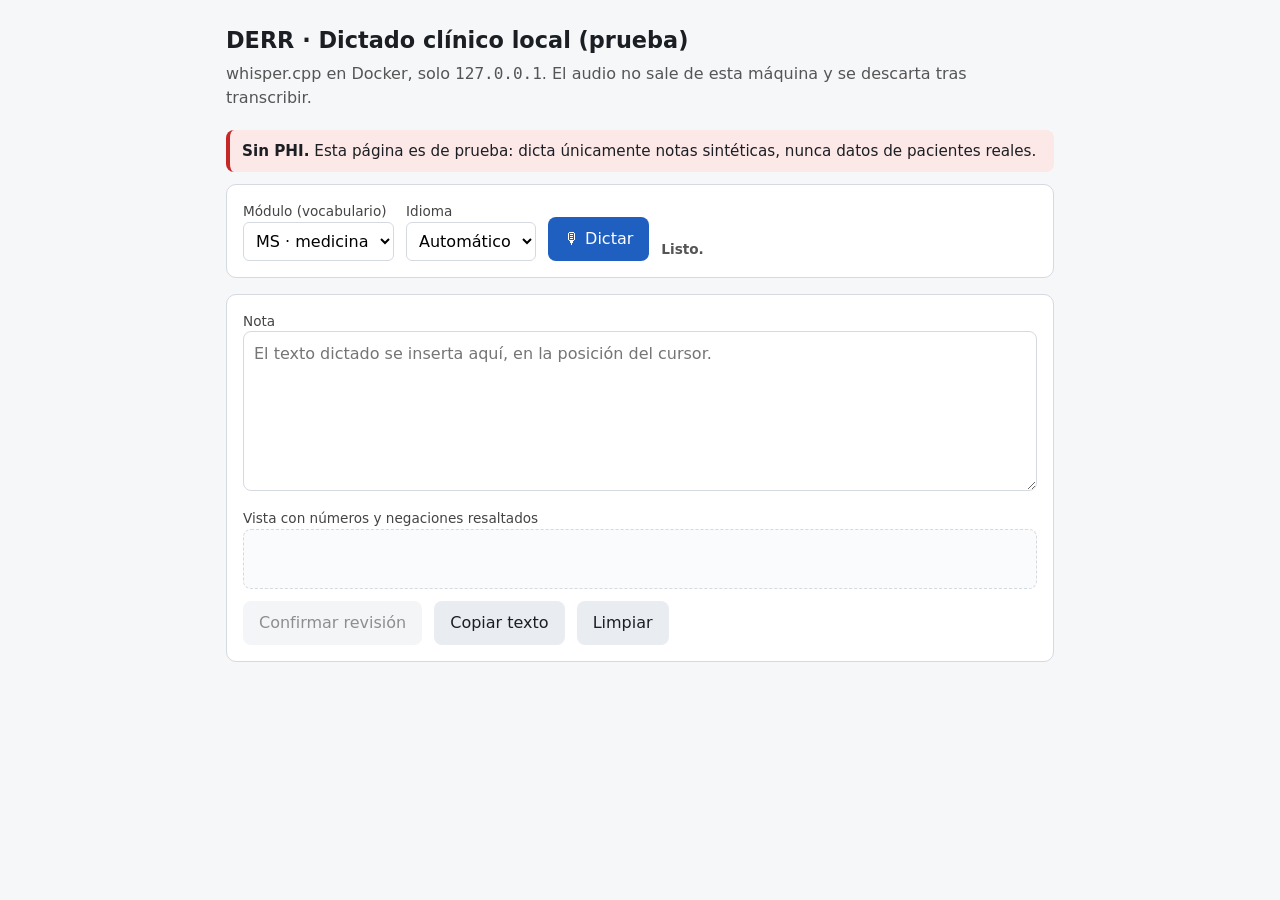
<file: docker/dictado/public/index.html>
<!doctype html>
<html lang="es">
<head>
<meta charset="utf-8">
<meta name="viewport" content="width=device-width, initial-scale=1">
<title>DERR · Dictado de prueba</title>
<!--
  DERR — página de dictado de prueba servida por whisper-server (--public).
  Sin dependencias externas: funciona sin internet. Es también la implementación
  de referencia para el botón "Dictar" del cliente DERR: la función
  transcribir() de abajo es lo que hay que portar (spec §3.4).
  SOLO notas sintéticas. Nunca datos reales de pacientes en esta página.
-->
<style>
  :root { --bg:#f6f7f9; --fg:#1b1f23; --card:#fff; --line:#d5d9e0; --warn:#fff4cc; --warnb:#b38600; --ok:#e3f6e8; --okb:#1f7a3a; --acc:#1f5fbf; --rec:#c62828; }
  * { box-sizing:border-box }
  body { margin:0; font:16px/1.5 system-ui, sans-serif; background:var(--bg); color:var(--fg) }
  main { max-width:860px; margin:0 auto; padding:24px 16px }
  h1 { font-size:1.4rem; margin:0 0 4px } .sub { color:#555; margin:0 0 20px }
  .card { background:var(--card); border:1px solid var(--line); border-radius:10px; padding:16px; margin-bottom:16px }
  .row { display:flex; gap:12px; flex-wrap:wrap; align-items:end }
  label { display:block; font-size:.85rem; color:#444 } select,button { font:inherit }
  select { padding:8px; border:1px solid var(--line); border-radius:6px; background:#fff }
  button { padding:10px 16px; border:0; border-radius:8px; background:var(--acc); color:#fff; cursor:pointer }
  button:disabled { opacity:.5; cursor:default }
  button.rec { background:var(--rec) } button.sec { background:#e9ecf1; color:var(--fg) }
  .banner { padding:10px 12px; border-radius:8px; margin:12px 0; font-size:.95rem }
  .banner.warn { background:var(--warn); border-left:4px solid var(--warnb) }
  .banner.ok { background:var(--ok); border-left:4px solid var(--okb) }
  .banner.phi { background:#fde8e8; border-left:4px solid var(--rec) }
  textarea { width:100%; min-height:160px; padding:10px; font:inherit; border:1px solid var(--line); border-radius:8px; resize:vertical }
  #vista { white-space:pre-wrap; padding:10px; border:1px dashed var(--line); border-radius:8px; min-height:60px; background:#fafbfc }
  mark { background:#ffe08a; padding:0 2px; border-radius:3px } mark.neg { background:#ffc9c9 }
  .meta { font-size:.85rem; color:#555 } .meta span { margin-right:16px }
  #estado { font-weight:600 } .pulse { animation:p 1s infinite } @keyframes p { 50% { opacity:.4 } }
</style>
</head>
<body>
<main>
  <h1>DERR · Dictado clínico local (prueba)</h1>
  <p class="sub">whisper.cpp en Docker, solo <code>127.0.0.1</code>. El audio no sale de esta máquina y se descarta tras transcribir.</p>
  <div class="banner phi"><strong>Sin PHI.</strong> Esta página es de prueba: dicta únicamente notas sintéticas, nunca datos de pacientes reales.</div>

  <div class="card">
    <div class="row">
      <div><label for="modulo">Módulo (vocabulario)</label>
        <select id="modulo"><option value="ms">MS · medicina</option><option value="dental">Dental</option></select></div>
      <div><label for="idioma">Idioma</label>
        <select id="idioma"><option value="auto">Automático</option><option value="es">Español</option><option value="nl">Nederlands</option><option value="en">English</option></select></div>
      <div><button id="btn">🎙 Dictar</button></div>
      <div><span id="estado" class="meta">Listo.</span></div>
    </div>
    <div class="meta" id="metricas"></div>
  </div>

  <div class="card">
    <div id="aviso" class="banner warn" hidden>⚠ <strong>Dictado sin revisar.</strong> Lee el texto, corrige dosis, lateralidad y negaciones, y pulsa «Confirmar revisión» antes de usarlo.</div>
    <div id="revisado" class="banner ok" hidden>✔ Revisado y confirmado.</div>
    <label for="nota">Nota</label>
    <textarea id="nota" placeholder="El texto dictado se inserta aquí, en la posición del cursor."></textarea>
    <label style="margin-top:10px">Vista con números y negaciones resaltados</label>
    <div id="vista"></div>
    <div class="row" style="margin-top:12px">
      <button id="confirmar" class="sec" disabled>Confirmar revisión</button>
      <button id="copiar" class="sec">Copiar texto</button>
      <button id="limpiar" class="sec">Limpiar</button>
    </div>
  </div>
</main>

<script>
(() => {
  const $ = id => document.getElementById(id);
  const nota = $('nota'), vista = $('vista'), btn = $('btn'), estado = $('estado');
  let rec = null, chunks = [], t0 = 0, revisado = true;

  // --- Prompt inicial por módulo e idioma (prompts/<modulo>-<idioma>.txt, montados en /public/prompts).
  const prompts = {};
  async function promptPara(modulo, idioma) {
    const lang = (idioma === 'auto' || idioma === 'en') ? 'es' : idioma;
    const key = `${modulo}-${lang}`;
    if (!(key in prompts)) {
      try { const r = await fetch(`prompts/${key}.txt`); prompts[key] = r.ok ? (await r.text()).replace(/\s+/g, ' ').trim() : ''; }
      catch { prompts[key] = ''; }
    }
    return prompts[key];
  }

  // --- Lo que hay que portar al cliente DERR (spec §3.4) --------------------
  // Envía un blob de audio al servidor local y devuelve {text, language, duration}.
  async function transcribir(blob, { idioma = 'auto', prompt = '' } = {}) {
    const fd = new FormData();
    fd.append('file', blob, 'dictado.webm');
    fd.append('language', idioma);
    if (prompt) fd.append('prompt', prompt);
    fd.append('temperature', '0.0');
    fd.append('temperature_inc', '0.2');
    fd.append('response_format', 'verbose_json');
    const r = await fetch('inference', { method: 'POST', body: fd });  // misma origen → 127.0.0.1
    if (!r.ok) throw new Error(`whisper-server HTTP ${r.status}`);
    const j = await r.json();
    return { text: (j.text || '').trim(), language: j.language || '?', duration: j.duration || 0 };
  }
  // -----------------------------------------------------------------------------

  function insertarEnCursor(texto) {
    const a = nota.selectionStart ?? nota.value.length, b = nota.selectionEnd ?? a;
    const antes = nota.value.slice(0, a), despues = nota.value.slice(b);
    const sep = antes && !/\s$/.test(antes) ? ' ' : '';
    nota.value = antes + sep + texto + despues;
    const pos = (antes + sep + texto).length;
    nota.setSelectionRange(pos, pos);
    marcarSinRevisar(true);
    actualizarVista();
  }

  function marcarSinRevisar(v) {
    revisado = !v;
    $('aviso').hidden = !v; $('revisado').hidden = v || !nota.value.trim();
    $('confirmar').disabled = !v;
  }

  function actualizarVista() {
    const esc = s => s.replace(/[&<>]/g, c => ({ '&': '&amp;', '<': '&lt;', '>': '&gt;' }[c]));
    const neg = /\b(no|sin|niega|nunca|ausencia de|geen|niet|nooit|zonder|not|without|denies)\b/gi;
    vista.innerHTML = esc(nota.value)
      .replace(/\d+([.,]\d+)?\s?(%|mg|g|ml|mcg|ui|mmhg|°c|h|horas|días|dagen|uur)?/gi, m => `<mark>${m}</mark>`)
      .replace(neg, m => `<mark class="neg">${m}</mark>`);
  }

  async function empezar() {
    if (!navigator.mediaDevices?.getUserMedia) { estado.textContent = 'Este navegador no permite grabar.'; return; }
    const stream = await navigator.mediaDevices.getUserMedia({ audio: { channelCount: 1, echoCancellation: true, noiseSuppression: true } });
    const mime = ['audio/webm;codecs=opus', 'audio/webm', 'audio/ogg;codecs=opus', 'audio/mp4'].find(m => MediaRecorder.isTypeSupported(m)) || '';
    rec = new MediaRecorder(stream, mime ? { mimeType: mime } : undefined);
    chunks = [];
    rec.ondataavailable = e => e.data.size && chunks.push(e.data);
    rec.onstop = async () => {
      stream.getTracks().forEach(t => t.stop());
      const blob = new Blob(chunks, { type: rec.mimeType || 'audio/webm' });
      const seg = (performance.now() - t0) / 1000;
      estado.textContent = 'Transcribiendo…'; estado.classList.add('pulse'); btn.disabled = true;
      try {
        const idioma = $('idioma').value, modulo = $('modulo').value;
        const prompt = await promptPara(modulo, idioma);
        const t1 = performance.now();
        const r = await transcribir(blob, { idioma, prompt });
        const tt = (performance.now() - t1) / 1000;
        if (r.text) insertarEnCursor(r.text); else estado.textContent = 'No se detectó habla.';
        $('metricas').innerHTML = `<span>idioma: <b>${r.language}</b></span><span>audio: ${seg.toFixed(1)} s</span><span>transcripción: ${tt.toFixed(1)} s</span><span>ratio: <b>${(tt / Math.max(seg, .1)).toFixed(2)}x</b> (objetivo ≤ 1.5x)</span>`;
        if (r.text) estado.textContent = 'Texto insertado. Revísalo.';
      } catch (e) { estado.textContent = `Error: ${e.message}. ¿Está levantado el contenedor derr-whisper?`; }
      estado.classList.remove('pulse'); btn.disabled = false;
      btn.textContent = '🎙 Dictar'; btn.classList.remove('rec');
    };
    rec.start();
    t0 = performance.now();
    btn.textContent = '■ Parar'; btn.classList.add('rec');
    estado.textContent = 'Grabando… (máx. 3 min)'; estado.classList.add('pulse');
    // Spec §4: duración máxima por grabación 3 min.
    setTimeout(() => { if (rec && rec.state === 'recording') rec.stop(); }, 3 * 60 * 1000);
  }

  btn.onclick = async () => {
    if (rec && rec.state === 'recording') { rec.stop(); return; }
    try { await empezar(); } catch (e) { estado.textContent = `No se pudo acceder al micrófono: ${e.message}`; }
  };
  $('confirmar').onclick = () => marcarSinRevisar(false);
  $('copiar').onclick = async () => { try { await navigator.clipboard.writeText(nota.value); estado.textContent = 'Copiado.'; } catch { estado.textContent = 'No se pudo copiar.'; } };
  $('limpiar').onclick = () => { nota.value = ''; $('metricas').textContent = ''; marcarSinRevisar(false); $('revisado').hidden = true; actualizarVista(); estado.textContent = 'Listo.'; };
  nota.addEventListener('input', actualizarVista);
})();
</script>
</body>
</html>
</file>
